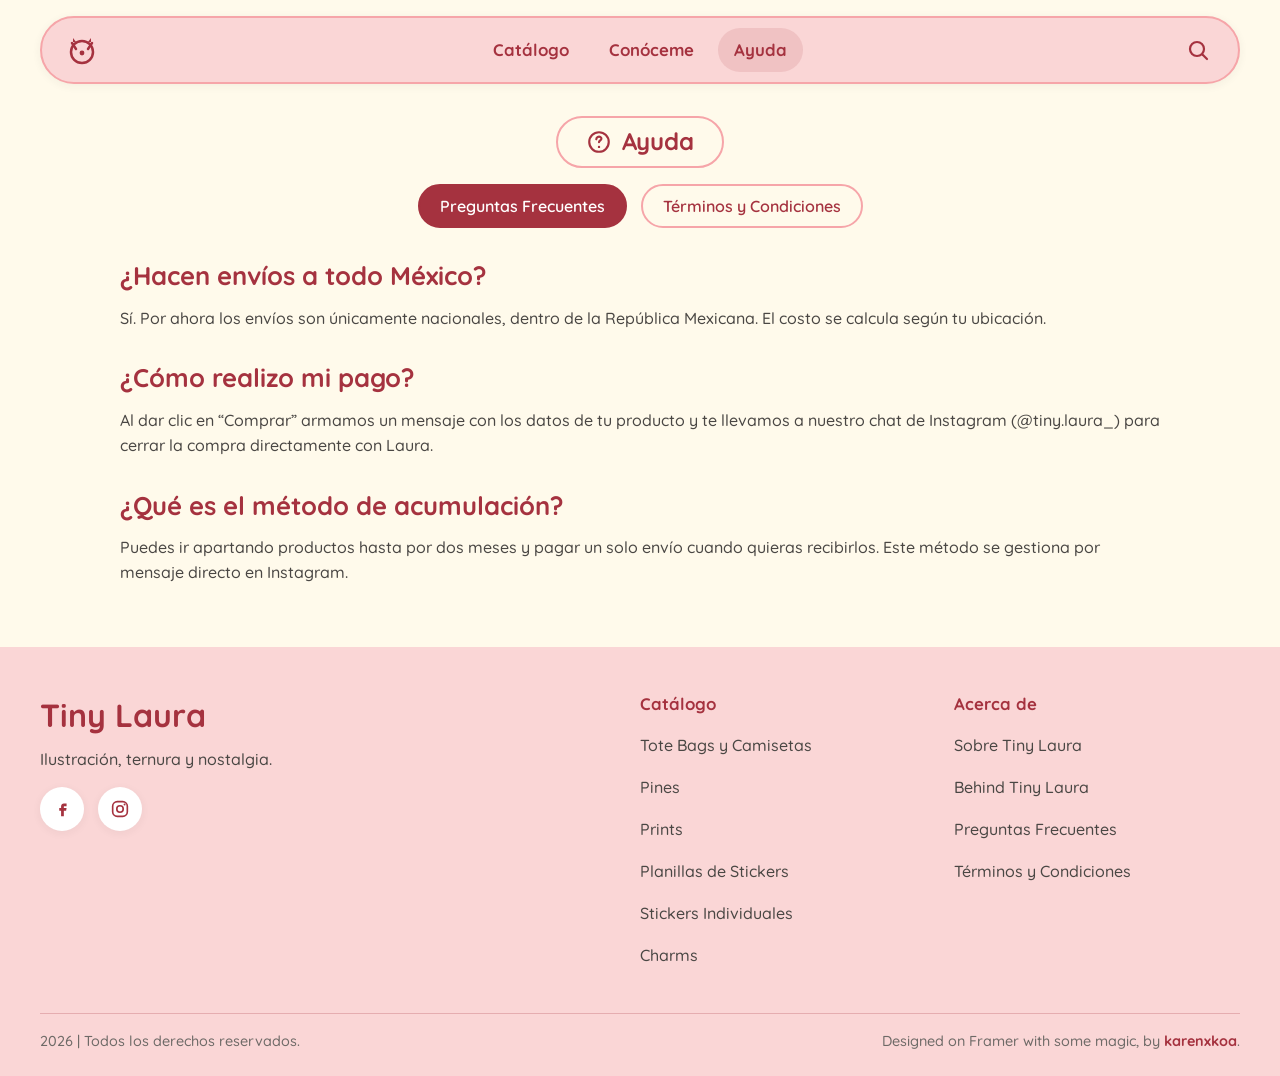
<file: ayuda.html>
<!DOCTYPE html>
<html lang="es">
<head>
<meta charset="UTF-8">
<meta name="viewport" content="width=device-width, initial-scale=1">
<title>Ayuda — Tiny Laura</title>
<meta name="description" content="Preguntas frecuentes, envíos, pagos y términos de Tiny Laura.">
<link rel="preconnect" href="https://fonts.googleapis.com">
<link rel="preconnect" href="https://fonts.gstatic.com" crossorigin>
<link href="https://fonts.googleapis.com/css2?family=Quicksand:wght@400;500;600;700&family=Caveat:wght@500;600;700&display=swap" rel="stylesheet">
<link rel="stylesheet" href="styles.css">
</head>
<body>
<a class="skip-link" href="#main">Saltar al contenido</a>
<header class="site-header">
  <div class="wrap">
    <nav class="navbar" aria-label="Navegación principal">
      <a class="brand-mark" href="index.html" aria-label="Tiny Laura — Inicio">
        <svg viewBox="0 0 32 32" fill="none" aria-hidden="true">
          <path d="M7 4l3 4H7zM25 4l-3 4h3z" fill="currentColor"/>
          <circle cx="16" cy="18" r="11" fill="none" stroke="currentColor" stroke-width="2.5"/>
          <path d="M6 9l4 6M26 9l-4 6" stroke="currentColor" stroke-width="2.5" stroke-linecap="round"/>
          <circle cx="16" cy="19" r="2.4" fill="currentColor"/>
        </svg>
      </a>
      <ul class="nav-links" id="nav-links">
        <li><a href="categorias.html">Catálogo</a></li>
        <li><a href="conoceme.html">Conóceme</a></li>
        <li><a href="ayuda.html" aria-current="page">Ayuda</a></li>
      </ul>
      <div class="nav-actions">
        <button class="icon-btn search-toggle" aria-controls="search-panel" aria-expanded="false" aria-label="Buscar"><svg viewBox="0 0 24 24" fill="none" aria-hidden="true"><circle cx="11" cy="11" r="7" stroke="currentColor" stroke-width="2.2"/><path d="M16.5 16.5L21 21" stroke="currentColor" stroke-width="2.2" stroke-linecap="round"/></svg></button>
      </div>
    </nav>
    <div class="search-panel" id="search-panel" hidden>
      <label class="sr-only" for="q">Buscar productos</label>
      <input type="search" id="q" name="q" placeholder="Buscar prints, stickers, pines…">
    </div>
  </div>
</header>
<main id="main">
  <div class="wrap">
    <div class="section-pill-wrap">
      <h1 class="section-pill">
        <svg viewBox="0 0 24 24" fill="none" aria-hidden="true"><circle cx="12" cy="12" r="9" stroke="currentColor" stroke-width="2"/><path d="M9.5 9.5a2.5 2.5 0 013.9-2c1.3.9 1 2.3-.4 3.1-.8.5-1 .9-1 1.6" stroke="currentColor" stroke-width="2" stroke-linecap="round"/><circle cx="12" cy="16.5" r="1.1" fill="currentColor"/></svg>
        Ayuda
      </h1>
    </div>
    <div class="faq-tabs" role="tablist" aria-label="Secciones de ayuda">
      <button class="cat-pill is-active" role="tab" id="tab-faq" aria-selected="true" aria-controls="panel-faq" tabindex="0">Preguntas Frecuentes</button>
      <button class="cat-pill" role="tab" id="tab-terminos" aria-selected="false" aria-controls="panel-terminos" tabindex="-1">Términos y Condiciones</button>
    </div>
      <section class="faq" id="panel-faq" role="tabpanel" aria-labelledby="tab-faq" tabindex="0">
        <h2>¿Hacen envíos a todo México?</h2>
        <p>Sí. Por ahora los envíos son únicamente nacionales, dentro de la República Mexicana. El costo se calcula según tu ubicación.</p>
        <h2>¿Cómo realizo mi pago?</h2>
        <p>Al dar clic en “Comprar” armamos un mensaje con los datos de tu producto y te llevamos a nuestro chat de Instagram (@tiny.laura_) para cerrar la compra directamente con Laura.</p>
        <h2>¿Qué es el método de acumulación?</h2>
        <p>Puedes ir apartando productos hasta por dos meses y pagar un solo envío cuando quieras recibirlos. Este método se gestiona por mensaje directo en Instagram.</p>
      </section>
      <section class="faq" id="panel-terminos" role="tabpanel" aria-labelledby="tab-terminos" tabindex="0" hidden>
        <h2>Términos y Condiciones</h2>
        <p><em>Contenido pendiente — falta que Laura proporcione el texto final de términos y condiciones para reemplazar este marcador.</em></p>
      </section>
  </div>
</main>
<footer class="site-footer">
  <div class="wrap">
    <div class="footer-grid">
      <div class="footer-brand">
        <p class="wordmark">Tiny Laura</p>
        <p>Ilustración, ternura y nostalgia.</p>
        <div class="footer-social">
          <a href="https://facebook.com/tinylaura" aria-label="Facebook"><svg viewBox="0 0 24 24" fill="currentColor" aria-hidden="true"><path d="M14 9h3V6h-3c-1.7 0-3 1.3-3 3v2H9v3h2v6h3v-6h2.5l.5-3H14V9.5c0-.3.2-.5.5-.5z"/></svg></a>
          <a href="https://instagram.com/tiny.laura_" aria-label="Instagram"><svg viewBox="0 0 24 24" fill="none" aria-hidden="true"><rect x="4" y="4" width="16" height="16" rx="5" stroke="currentColor" stroke-width="1.8"/><circle cx="12" cy="12" r="3.5" stroke="currentColor" stroke-width="1.8"/><circle cx="17" cy="7" r="1.1" fill="currentColor"/></svg></a>
        </div>
      </div>
      <nav class="footer-col" aria-label="Catálogo">
        <h3>Catálogo</h3>
        <ul>
          <li><a href="totes-y-tshirts.html">Tote Bags y Camisetas</a></li>
          <li><a href="pines.html">Pines</a></li>
          <li><a href="prints.html">Prints</a></li>
          <li><a href="planillas.html">Planillas de Stickers</a></li>
          <li><a href="stickers.html">Stickers Individuales</a></li>
          <li><a href="charms.html">Charms</a></li>
        </ul>
      </nav>
      <nav class="footer-col" aria-label="Acerca de">
        <h3>Acerca de</h3>
        <ul>
          <li><a href="conoceme.html">Sobre Tiny Laura</a></li>
          <li><a href="conoceme.html">Behind Tiny Laura</a></li>
          <li><a href="ayuda.html">Preguntas Frecuentes</a></li>
          <li><a href="ayuda.html">Términos y Condiciones</a></li>
        </ul>
      </nav>
    </div>
    <div class="footer-bottom">
      <span>2026 | Todos los derechos reservados.</span>
      <span>Designed on Framer with some magic, by <strong>karenxkoa</strong>.</span>
    </div>
  </div>
</footer>
<nav class="bottom-nav" aria-label="Navegación">
  <ul>
    <li><a href="index.html"><svg viewBox="0 0 24 24" fill="none" aria-hidden="true"><path d="M4 11l8-6 8 6" stroke="currentColor" stroke-width="2" stroke-linecap="round" stroke-linejoin="round"/><path d="M6 10v9h12v-9" stroke="currentColor" stroke-width="2" stroke-linejoin="round"/></svg><span>Inicio</span></a></li>
    <li><button class="search-toggle" type="button" aria-controls="search-panel" aria-expanded="false"><svg viewBox="0 0 24 24" fill="none" aria-hidden="true"><circle cx="11" cy="11" r="7" stroke="currentColor" stroke-width="2.2"/><path d="M16.5 16.5L21 21" stroke="currentColor" stroke-width="2.2" stroke-linecap="round"/></svg><span>Buscar</span></button></li>
    <li><a href="categorias.html"><svg viewBox="0 0 24 24" fill="none" aria-hidden="true"><rect x="4" y="4" width="7" height="7" rx="2" stroke="currentColor" stroke-width="2"/><rect x="13" y="4" width="7" height="7" rx="2" stroke="currentColor" stroke-width="2"/><rect x="4" y="13" width="7" height="7" rx="2" stroke="currentColor" stroke-width="2"/><rect x="13" y="13" width="7" height="7" rx="2" stroke="currentColor" stroke-width="2"/></svg><span>Categorías</span></a></li>
    <li><a href="conoceme.html"><svg viewBox="0 0 24 24" fill="none" aria-hidden="true"><circle cx="12" cy="8" r="4" stroke="currentColor" stroke-width="2"/><path d="M4 20c0-4 3.6-6 8-6s8 2 8 6" stroke="currentColor" stroke-width="2" stroke-linecap="round"/></svg><span>Sobre mí</span></a></li>
  </ul>
</nav>
<div class="modal-backdrop" id="compra-modal" hidden>
  <div class="modal" role="dialog" aria-modal="true" aria-labelledby="compra-title" aria-describedby="compra-desc">
    <div class="modal-icon" aria-hidden="true"><svg viewBox="0 0 24 24" width="28" height="28" fill="none"><rect x="4" y="4" width="16" height="16" rx="5" stroke="currentColor" stroke-width="1.8"/><circle cx="12" cy="12" r="3.5" stroke="currentColor" stroke-width="1.8"/><circle cx="17" cy="7" r="1.1" fill="currentColor"/></svg></div>
    <h2 id="compra-title">Cerremos tu compra por Instagram</h2>
    <p id="compra-desc">Te llevaremos a nuestro chat de Instagram (@tiny.laura_). Ya copiamos un mensaje con los datos de tu producto — solo pégalo y envíalo.</p>
    <pre class="modal-preview" data-compra-preview></pre>
    <p class="modal-status" data-compra-status aria-live="polite"></p>
    <div class="modal-actions">
      <button class="btn-comprar" data-compra-go type="button">Ir a Instagram</button>
      <button class="btn-ghost" data-compra-stay type="button">Permanecer aquí</button>
    </div>
  </div>
</div>
<script src="app.js"></script>
</body>
</html>
</file>
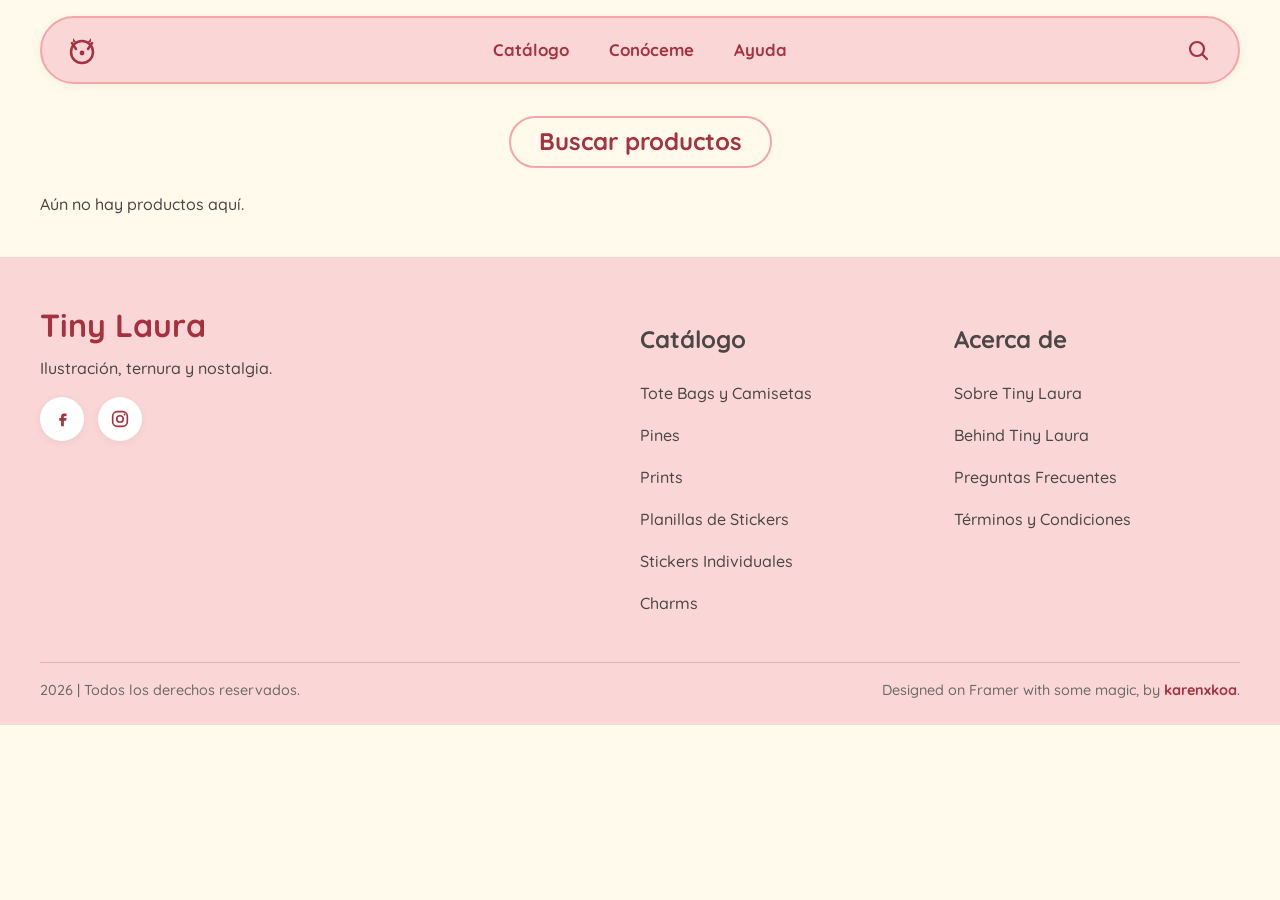
<file: buscar.html>
<!DOCTYPE html>
<html lang="es">
<head>
<meta charset="UTF-8">
<meta name="viewport" content="width=device-width, initial-scale=1">
<title>Buscar — Tiny Laura</title>
<meta name="description" content="Resultados de búsqueda en el catálogo de Tiny Laura.">
<link rel="preconnect" href="https://fonts.googleapis.com">
<link rel="preconnect" href="https://fonts.gstatic.com" crossorigin>
<link href="https://fonts.googleapis.com/css2?family=Quicksand:wght@400;500;600;700&family=Caveat:wght@500;600;700&display=swap" rel="stylesheet">
<link rel="stylesheet" href="styles.css">
</head>
<body>
<a class="skip-link" href="#main">Saltar al contenido</a>
<header class="site-header">
  <div class="wrap">
    <nav class="navbar" aria-label="Navegación principal">
      <a class="brand-mark" href="index.html" aria-label="Tiny Laura — Inicio">
        <svg viewBox="0 0 32 32" fill="none" aria-hidden="true">
          <path d="M7 4l3 4H7zM25 4l-3 4h3z" fill="currentColor"/>
          <circle cx="16" cy="18" r="11" fill="none" stroke="currentColor" stroke-width="2.5"/>
          <path d="M6 9l4 6M26 9l-4 6" stroke="currentColor" stroke-width="2.5" stroke-linecap="round"/>
          <circle cx="16" cy="19" r="2.4" fill="currentColor"/>
        </svg>
      </a>
      <ul class="nav-links" id="nav-links">
        <li><a href="categorias.html">Catálogo</a></li>
        <li><a href="conoceme.html">Conóceme</a></li>
        <li><a href="ayuda.html">Ayuda</a></li>
      </ul>
      <div class="nav-actions">
        <button class="icon-btn search-toggle" aria-controls="search-panel" aria-expanded="false" aria-label="Buscar"><svg viewBox="0 0 24 24" fill="none" aria-hidden="true"><circle cx="11" cy="11" r="7" stroke="currentColor" stroke-width="2.2"/><path d="M16.5 16.5L21 21" stroke="currentColor" stroke-width="2.2" stroke-linecap="round"/></svg></button>
      </div>
    </nav>
    <div class="search-panel" id="search-panel" hidden>
      <label class="sr-only" for="q">Buscar productos</label>
      <input type="search" id="q" name="q" placeholder="Buscar prints, stickers, pines…">
    </div>
  </div>
</header>
<main id="main">
  <div class="wrap">
    <div class="section-pill-wrap">
      <h1 class="section-pill" data-busqueda-titulo>Buscar productos</h1>
    </div>
    <section aria-label="Resultados de búsqueda">
      <ul class="product-grid" role="list" data-resultados-busqueda style="list-style:none;padding:0;">
        <li class="empty-state">Buscando…</li>
      </ul>
    </section>
  </div>
</main>
<footer class="site-footer">
  <div class="wrap">
    <div class="footer-grid">
      <div class="footer-brand">
        <p class="wordmark">Tiny Laura</p>
        <p>Ilustración, ternura y nostalgia.</p>
        <div class="footer-social">
          <a href="https://facebook.com/tinylaura" aria-label="Facebook"><svg viewBox="0 0 24 24" fill="currentColor" aria-hidden="true"><path d="M14 9h3V6h-3c-1.7 0-3 1.3-3 3v2H9v3h2v6h3v-6h2.5l.5-3H14V9.5c0-.3.2-.5.5-.5z"/></svg></a>
          <a href="https://instagram.com/tiny.laura_" aria-label="Instagram"><svg viewBox="0 0 24 24" fill="none" aria-hidden="true"><rect x="4" y="4" width="16" height="16" rx="5" stroke="currentColor" stroke-width="1.8"/><circle cx="12" cy="12" r="3.5" stroke="currentColor" stroke-width="1.8"/><circle cx="17" cy="7" r="1.1" fill="currentColor"/></svg></a>
        </div>
      </div>
      <nav class="footer-col" aria-label="Catálogo">
        <h2>Catálogo</h2>
        <ul>
          <li><a href="totes-y-tshirts.html">Tote Bags y Camisetas</a></li>
          <li><a href="pines.html">Pines</a></li>
          <li><a href="prints.html">Prints</a></li>
          <li><a href="planillas.html">Planillas de Stickers</a></li>
          <li><a href="stickers.html">Stickers Individuales</a></li>
          <li><a href="charms.html">Charms</a></li>
        </ul>
      </nav>
      <nav class="footer-col" aria-label="Acerca de">
        <h2>Acerca de</h2>
        <ul>
          <li><a href="conoceme.html">Sobre Tiny Laura</a></li>
          <li><a href="conoceme.html">Behind Tiny Laura</a></li>
          <li><a href="ayuda.html">Preguntas Frecuentes</a></li>
          <li><a href="ayuda.html">Términos y Condiciones</a></li>
        </ul>
      </nav>
    </div>
    <div class="footer-bottom">
      <span>2026 | Todos los derechos reservados.</span>
      <span>Designed on Framer with some magic, by <strong>karenxkoa</strong>.</span>
    </div>
  </div>
</footer>
<nav class="bottom-nav" aria-label="Navegación">
  <ul>
    <li><a href="index.html"><svg viewBox="0 0 24 24" fill="none" aria-hidden="true"><path d="M4 11l8-6 8 6" stroke="currentColor" stroke-width="2" stroke-linecap="round" stroke-linejoin="round"/><path d="M6 10v9h12v-9" stroke="currentColor" stroke-width="2" stroke-linejoin="round"/></svg><span>Inicio</span></a></li>
    <li><button class="search-toggle" type="button" aria-controls="search-panel" aria-expanded="false"><svg viewBox="0 0 24 24" fill="none" aria-hidden="true"><circle cx="11" cy="11" r="7" stroke="currentColor" stroke-width="2.2"/><path d="M16.5 16.5L21 21" stroke="currentColor" stroke-width="2.2" stroke-linecap="round"/></svg><span>Buscar</span></button></li>
    <li><a href="categorias.html"><svg viewBox="0 0 24 24" fill="none" aria-hidden="true"><rect x="4" y="4" width="7" height="7" rx="2" stroke="currentColor" stroke-width="2"/><rect x="13" y="4" width="7" height="7" rx="2" stroke="currentColor" stroke-width="2"/><rect x="4" y="13" width="7" height="7" rx="2" stroke="currentColor" stroke-width="2"/><rect x="13" y="13" width="7" height="7" rx="2" stroke="currentColor" stroke-width="2"/></svg><span>Categorías</span></a></li>
    <li><a href="conoceme.html"><svg viewBox="0 0 24 24" fill="none" aria-hidden="true"><circle cx="12" cy="8" r="4" stroke="currentColor" stroke-width="2"/><path d="M4 20c0-4 3.6-6 8-6s8 2 8 6" stroke="currentColor" stroke-width="2" stroke-linecap="round"/></svg><span>Sobre mí</span></a></li>
  </ul>
</nav>
<div class="modal-backdrop" id="compra-modal" hidden>
  <div class="modal" role="dialog" aria-modal="true" aria-labelledby="compra-title" aria-describedby="compra-desc">
    <div class="modal-icon" aria-hidden="true"><svg viewBox="0 0 24 24" width="28" height="28" fill="none"><rect x="4" y="4" width="16" height="16" rx="5" stroke="currentColor" stroke-width="1.8"/><circle cx="12" cy="12" r="3.5" stroke="currentColor" stroke-width="1.8"/><circle cx="17" cy="7" r="1.1" fill="currentColor"/></svg></div>
    <h2 id="compra-title">Cerremos tu compra por Instagram</h2>
    <p id="compra-desc">Te llevaremos a nuestro chat de Instagram (@tiny.laura_). Ya copiamos un mensaje con los datos de tu producto — solo pégalo y envíalo.</p>
    <pre class="modal-preview" data-compra-preview></pre>
    <p class="modal-status" data-compra-status aria-live="polite"></p>
    <div class="modal-actions">
      <button class="btn-comprar" data-compra-go type="button">Ir a Instagram</button>
      <button class="btn-ghost" data-compra-stay type="button">Permanecer aquí</button>
    </div>
  </div>
</div>
<script src="app.js"></script>
</body>
</html>
</file>
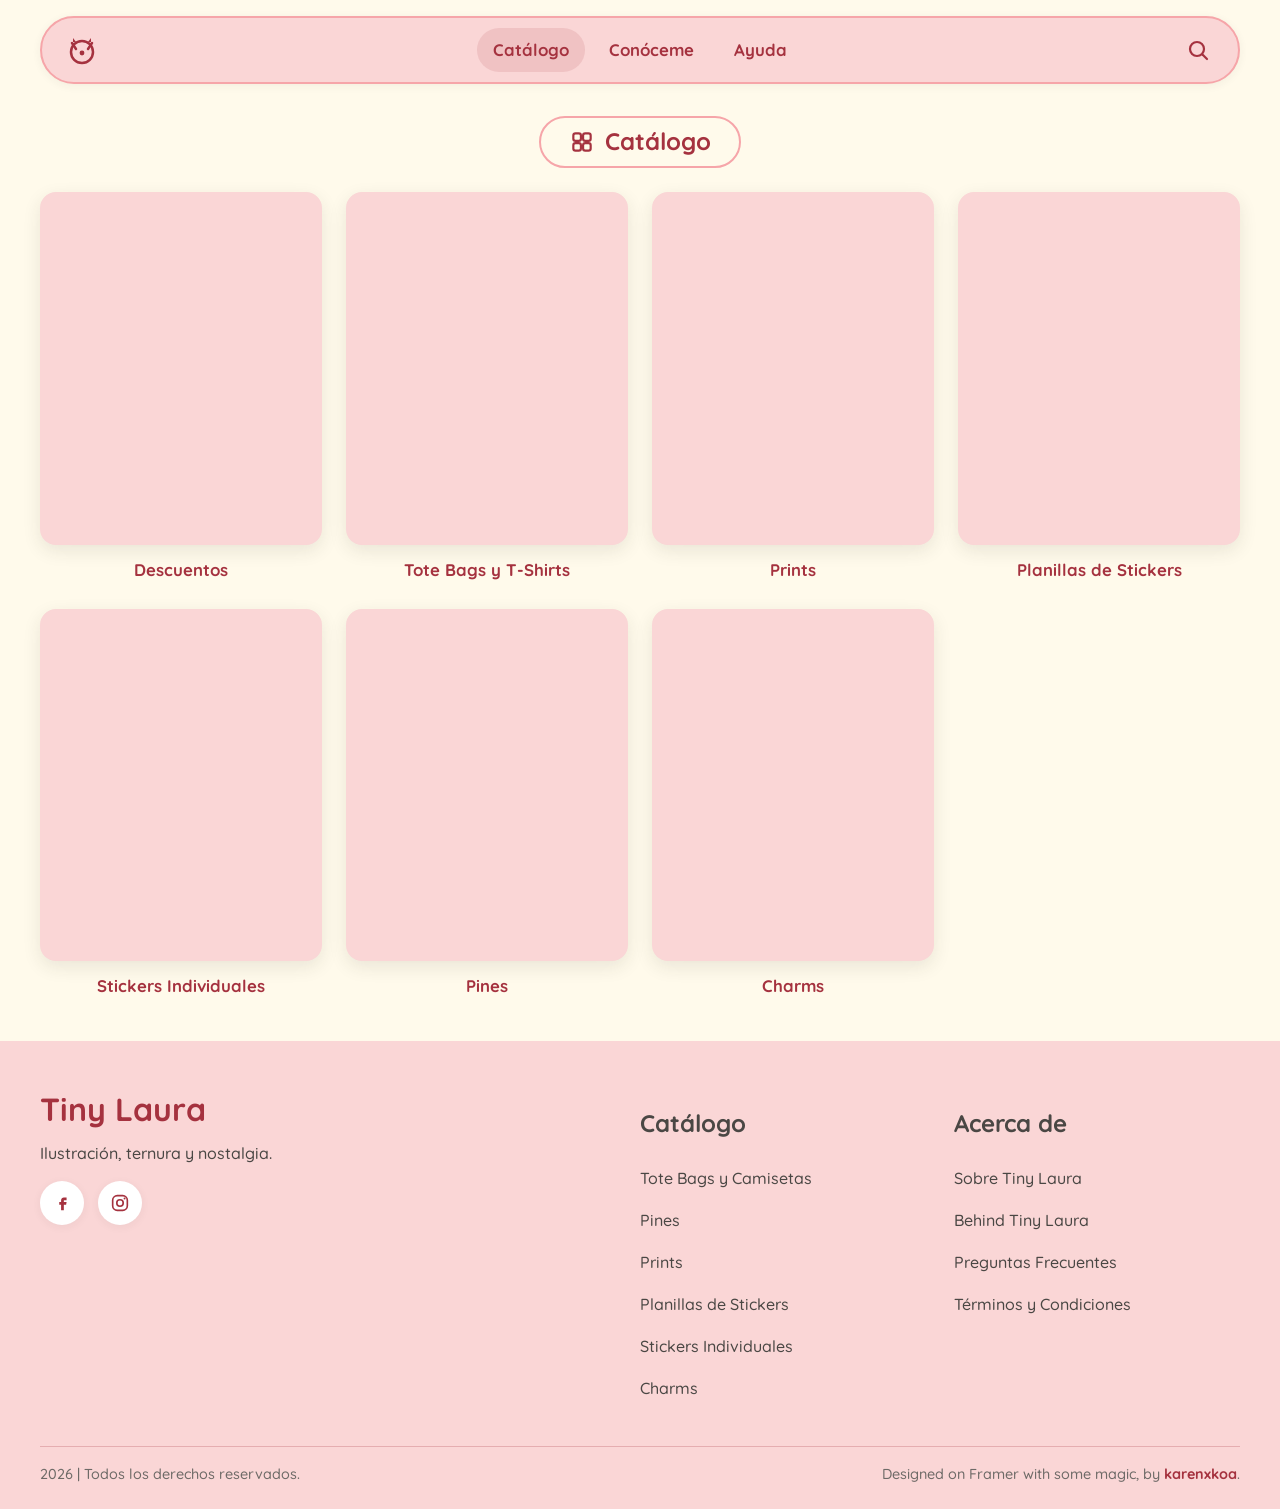
<file: categorias.html>
<!DOCTYPE html>
<html lang="es">
<head>
<meta charset="UTF-8">
<meta name="viewport" content="width=device-width, initial-scale=1">
<title>Catálogo — Tiny Laura</title>
<meta name="description" content="Explora las categorías de Tiny Laura: prints, planillas, stickers, pines, charms, totes y t-shirts.">
<link rel="preconnect" href="https://fonts.googleapis.com">
<link rel="preconnect" href="https://fonts.gstatic.com" crossorigin>
<link href="https://fonts.googleapis.com/css2?family=Quicksand:wght@400;500;600;700&family=Caveat:wght@500;600;700&display=swap" rel="stylesheet">
<link rel="stylesheet" href="styles.css">
</head>
<body>
<a class="skip-link" href="#main">Saltar al contenido</a>
<header class="site-header">
  <div class="wrap">
    <nav class="navbar" aria-label="Navegación principal">
      <a class="brand-mark" href="index.html" aria-label="Tiny Laura — Inicio">
        <svg viewBox="0 0 32 32" fill="none" aria-hidden="true">
          <path d="M7 4l3 4H7zM25 4l-3 4h3z" fill="currentColor"/>
          <circle cx="16" cy="18" r="11" fill="none" stroke="currentColor" stroke-width="2.5"/>
          <path d="M6 9l4 6M26 9l-4 6" stroke="currentColor" stroke-width="2.5" stroke-linecap="round"/>
          <circle cx="16" cy="19" r="2.4" fill="currentColor"/>
        </svg>
      </a>
      <ul class="nav-links" id="nav-links">
        <li><a href="categorias.html" aria-current="page">Catálogo</a></li>
        <li><a href="conoceme.html">Conóceme</a></li>
        <li><a href="ayuda.html">Ayuda</a></li>
      </ul>
      <div class="nav-actions">
        <button class="icon-btn search-toggle" aria-controls="search-panel" aria-expanded="false" aria-label="Buscar"><svg viewBox="0 0 24 24" fill="none" aria-hidden="true"><circle cx="11" cy="11" r="7" stroke="currentColor" stroke-width="2.2"/><path d="M16.5 16.5L21 21" stroke="currentColor" stroke-width="2.2" stroke-linecap="round"/></svg></button>
      </div>
    </nav>
    <div class="search-panel" id="search-panel" hidden>
      <label class="sr-only" for="q">Buscar productos</label>
      <input type="search" id="q" name="q" placeholder="Buscar prints, stickers, pines…">
    </div>
  </div>
</header>
<main id="main">
  <div class="wrap">
    <div class="section-pill-wrap">
      <h1 class="section-pill">
        <svg viewBox="0 0 24 24" fill="none" aria-hidden="true"><rect x="4" y="4" width="7" height="7" rx="2" stroke="currentColor" stroke-width="2"/><rect x="13" y="4" width="7" height="7" rx="2" stroke="currentColor" stroke-width="2"/><rect x="4" y="13" width="7" height="7" rx="2" stroke="currentColor" stroke-width="2"/><rect x="13" y="13" width="7" height="7" rx="2" stroke="currentColor" stroke-width="2"/></svg>
        Catálogo
      </h1>
    </div>
    <section aria-label="Categorías">
      <ul class="gallery-grid" role="list" style="list-style:none;padding:0;">
        <li class="gallery-card product-card">
          <a href="descuentos.html">
            <div class="product-media"></div>
            <p class="product-name">Descuentos</p>
          </a>
        </li>
        <li class="gallery-card product-card">
          <a href="totes-y-tshirts.html">
            <div class="product-media"></div>
            <p class="product-name">Tote Bags y T-Shirts</p>
          </a>
        </li>
        <li class="gallery-card product-card">
          <a href="prints.html">
            <div class="product-media"></div>
            <p class="product-name">Prints</p>
          </a>
        </li>
        <li class="gallery-card product-card">
          <a href="planillas.html">
            <div class="product-media"></div>
            <p class="product-name">Planillas de Stickers</p>
          </a>
        </li>
        <li class="gallery-card product-card">
          <a href="stickers.html">
            <div class="product-media"></div>
            <p class="product-name">Stickers Individuales</p>
          </a>
        </li>
        <li class="gallery-card product-card">
          <a href="pines.html">
            <div class="product-media"></div>
            <p class="product-name">Pines</p>
          </a>
        </li>
        <li class="gallery-card product-card">
          <a href="charms.html">
            <div class="product-media"></div>
            <p class="product-name">Charms</p>
          </a>
        </li>
      </ul>
    </section>
  </div>
</main>
<footer class="site-footer">
  <div class="wrap">
    <div class="footer-grid">
      <div class="footer-brand">
        <p class="wordmark">Tiny Laura</p>
        <p>Ilustración, ternura y nostalgia.</p>
        <div class="footer-social">
          <a href="https://facebook.com/tinylaura" aria-label="Facebook"><svg viewBox="0 0 24 24" fill="currentColor" aria-hidden="true"><path d="M14 9h3V6h-3c-1.7 0-3 1.3-3 3v2H9v3h2v6h3v-6h2.5l.5-3H14V9.5c0-.3.2-.5.5-.5z"/></svg></a>
          <a href="https://instagram.com/tiny.laura_" aria-label="Instagram"><svg viewBox="0 0 24 24" fill="none" aria-hidden="true"><rect x="4" y="4" width="16" height="16" rx="5" stroke="currentColor" stroke-width="1.8"/><circle cx="12" cy="12" r="3.5" stroke="currentColor" stroke-width="1.8"/><circle cx="17" cy="7" r="1.1" fill="currentColor"/></svg></a>
        </div>
      </div>
      <nav class="footer-col" aria-label="Catálogo">
        <h2>Catálogo</h2>
        <ul>
          <li><a href="totes-y-tshirts.html">Tote Bags y Camisetas</a></li>
          <li><a href="pines.html">Pines</a></li>
          <li><a href="prints.html">Prints</a></li>
          <li><a href="planillas.html">Planillas de Stickers</a></li>
          <li><a href="stickers.html">Stickers Individuales</a></li>
          <li><a href="charms.html">Charms</a></li>
        </ul>
      </nav>
      <nav class="footer-col" aria-label="Acerca de">
        <h2>Acerca de</h2>
        <ul>
          <li><a href="conoceme.html">Sobre Tiny Laura</a></li>
          <li><a href="conoceme.html">Behind Tiny Laura</a></li>
          <li><a href="ayuda.html">Preguntas Frecuentes</a></li>
          <li><a href="ayuda.html">Términos y Condiciones</a></li>
        </ul>
      </nav>
    </div>
    <div class="footer-bottom">
      <span>2026 | Todos los derechos reservados.</span>
      <span>Designed on Framer with some magic, by <strong>karenxkoa</strong>.</span>
    </div>
  </div>
</footer>
<nav class="bottom-nav" aria-label="Navegación">
  <ul>
    <li><a href="index.html"><svg viewBox="0 0 24 24" fill="none" aria-hidden="true"><path d="M4 11l8-6 8 6" stroke="currentColor" stroke-width="2" stroke-linecap="round" stroke-linejoin="round"/><path d="M6 10v9h12v-9" stroke="currentColor" stroke-width="2" stroke-linejoin="round"/></svg><span>Inicio</span></a></li>
    <li><button class="search-toggle" type="button" aria-controls="search-panel" aria-expanded="false"><svg viewBox="0 0 24 24" fill="none" aria-hidden="true"><circle cx="11" cy="11" r="7" stroke="currentColor" stroke-width="2.2"/><path d="M16.5 16.5L21 21" stroke="currentColor" stroke-width="2.2" stroke-linecap="round"/></svg><span>Buscar</span></button></li>
    <li><a href="categorias.html" aria-current="page"><svg viewBox="0 0 24 24" fill="none" aria-hidden="true"><rect x="4" y="4" width="7" height="7" rx="2" stroke="currentColor" stroke-width="2"/><rect x="13" y="4" width="7" height="7" rx="2" stroke="currentColor" stroke-width="2"/><rect x="4" y="13" width="7" height="7" rx="2" stroke="currentColor" stroke-width="2"/><rect x="13" y="13" width="7" height="7" rx="2" stroke="currentColor" stroke-width="2"/></svg><span>Categorías</span></a></li>
    <li><a href="conoceme.html"><svg viewBox="0 0 24 24" fill="none" aria-hidden="true"><circle cx="12" cy="8" r="4" stroke="currentColor" stroke-width="2"/><path d="M4 20c0-4 3.6-6 8-6s8 2 8 6" stroke="currentColor" stroke-width="2" stroke-linecap="round"/></svg><span>Sobre mí</span></a></li>
  </ul>
</nav>
<div class="modal-backdrop" id="compra-modal" hidden>
  <div class="modal" role="dialog" aria-modal="true" aria-labelledby="compra-title" aria-describedby="compra-desc">
    <div class="modal-icon" aria-hidden="true"><svg viewBox="0 0 24 24" width="28" height="28" fill="none"><rect x="4" y="4" width="16" height="16" rx="5" stroke="currentColor" stroke-width="1.8"/><circle cx="12" cy="12" r="3.5" stroke="currentColor" stroke-width="1.8"/><circle cx="17" cy="7" r="1.1" fill="currentColor"/></svg></div>
    <h2 id="compra-title">Cerremos tu compra por Instagram</h2>
    <p id="compra-desc">Te llevaremos a nuestro chat de Instagram (@tiny.laura_). Ya copiamos un mensaje con los datos de tu producto — solo pégalo y envíalo.</p>
    <pre class="modal-preview" data-compra-preview></pre>
    <p class="modal-status" data-compra-status aria-live="polite"></p>
    <div class="modal-actions">
      <button class="btn-comprar" data-compra-go type="button">Ir a Instagram</button>
      <button class="btn-ghost" data-compra-stay type="button">Permanecer aquí</button>
    </div>
  </div>
</div>
<script src="app.js"></script>
</body>
</html>
</file>
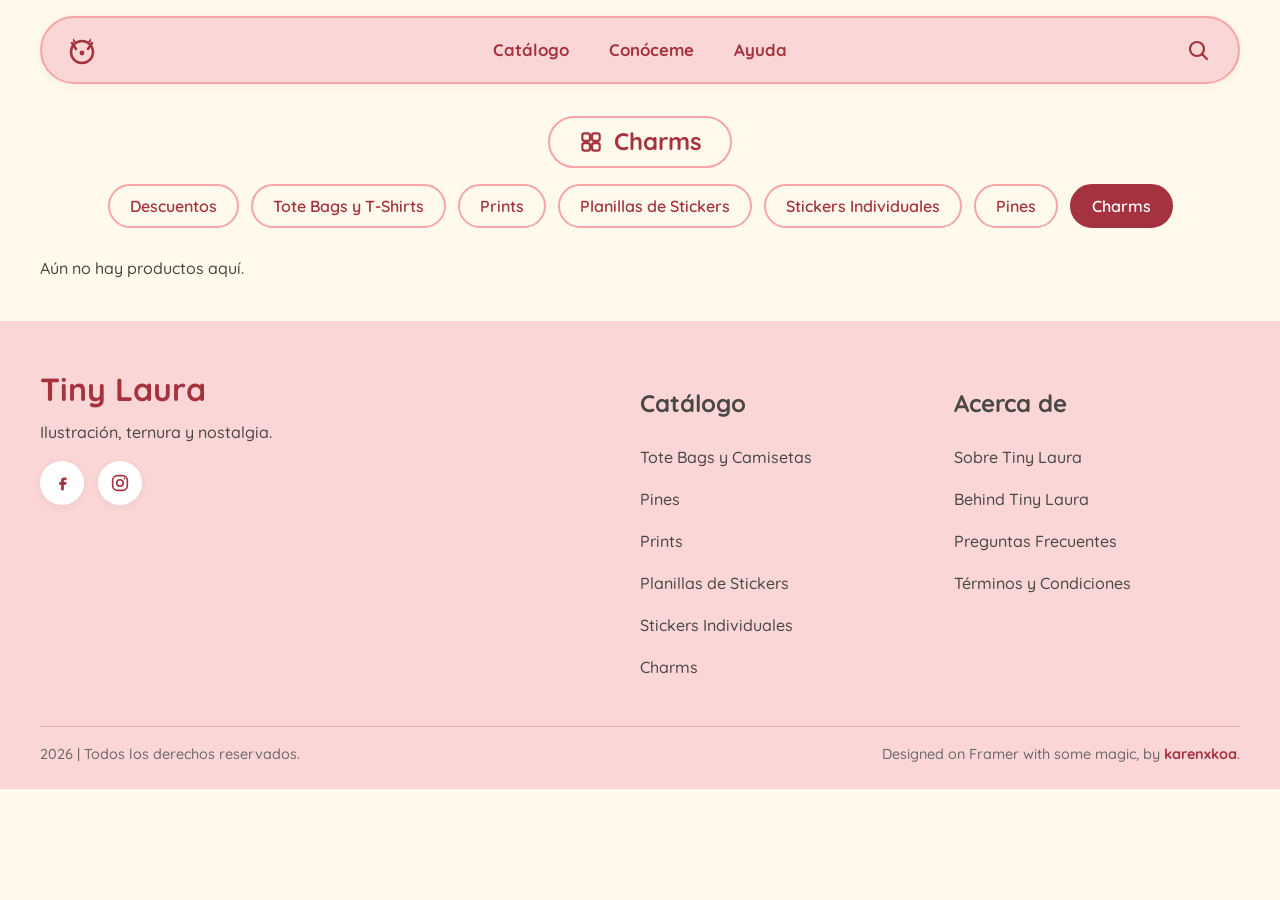
<file: charms.html>
<!DOCTYPE html>
<html lang="es">
<head>
<meta charset="UTF-8">
<meta name="viewport" content="width=device-width, initial-scale=1">
<title>Charms — Tiny Laura</title>
<meta name="description" content="Charms kawaii de Tiny Laura.">
<link rel="preconnect" href="https://fonts.googleapis.com">
<link rel="preconnect" href="https://fonts.gstatic.com" crossorigin>
<link href="https://fonts.googleapis.com/css2?family=Quicksand:wght@400;500;600;700&family=Caveat:wght@500;600;700&display=swap" rel="stylesheet">
<link rel="stylesheet" href="styles.css">
</head>
<body>
<a class="skip-link" href="#main">Saltar al contenido</a>
<header class="site-header">
  <div class="wrap">
    <nav class="navbar" aria-label="Navegación principal">
      <a class="brand-mark" href="index.html" aria-label="Tiny Laura — Inicio">
        <svg viewBox="0 0 32 32" fill="none" aria-hidden="true">
          <path d="M7 4l3 4H7zM25 4l-3 4h3z" fill="currentColor"/>
          <circle cx="16" cy="18" r="11" fill="none" stroke="currentColor" stroke-width="2.5"/>
          <path d="M6 9l4 6M26 9l-4 6" stroke="currentColor" stroke-width="2.5" stroke-linecap="round"/>
          <circle cx="16" cy="19" r="2.4" fill="currentColor"/>
        </svg>
      </a>
      <ul class="nav-links" id="nav-links">
        <li><a href="categorias.html">Catálogo</a></li>
        <li><a href="conoceme.html">Conóceme</a></li>
        <li><a href="ayuda.html">Ayuda</a></li>
      </ul>
      <div class="nav-actions">
        <button class="icon-btn search-toggle" aria-controls="search-panel" aria-expanded="false" aria-label="Buscar"><svg viewBox="0 0 24 24" fill="none" aria-hidden="true"><circle cx="11" cy="11" r="7" stroke="currentColor" stroke-width="2.2"/><path d="M16.5 16.5L21 21" stroke="currentColor" stroke-width="2.2" stroke-linecap="round"/></svg></button>
      </div>
    </nav>
    <div class="search-panel" id="search-panel" hidden>
      <label class="sr-only" for="q">Buscar productos</label>
      <input type="search" id="q" name="q" placeholder="Buscar prints, stickers, pines…">
    </div>
  </div>
</header>
<main id="main">
  <div class="wrap">
    <div class="section-pill-wrap">
      <h1 class="section-pill">
        <svg viewBox="0 0 24 24" fill="none" aria-hidden="true"><rect x="4" y="4" width="7" height="7" rx="2" stroke="currentColor" stroke-width="2"/><rect x="13" y="4" width="7" height="7" rx="2" stroke="currentColor" stroke-width="2"/><rect x="4" y="13" width="7" height="7" rx="2" stroke="currentColor" stroke-width="2"/><rect x="13" y="13" width="7" height="7" rx="2" stroke="currentColor" stroke-width="2"/></svg>
        Charms
      </h1>
    </div>
    <nav class="pill-slider" aria-label="Categorías del catálogo">
      <a class="cat-pill" href="descuentos.html">Descuentos</a>
      <a class="cat-pill" href="totes-y-tshirts.html">Tote Bags y T-Shirts</a>
      <a class="cat-pill" href="prints.html">Prints</a>
      <a class="cat-pill" href="planillas.html">Planillas de Stickers</a>
      <a class="cat-pill" href="stickers.html">Stickers Individuales</a>
      <a class="cat-pill" href="pines.html">Pines</a>
      <a class="cat-pill is-active" href="charms.html" aria-current="page">Charms</a>
    </nav>
    <section aria-label="Productos de la categoría">
      <ul class="product-grid" role="list" data-categoria="charms" style="list-style:none;padding:0;">
        <li class="empty-state">Cargando catálogo…</li>
      </ul>
    </section>
  </div>
</main>
<footer class="site-footer">
  <div class="wrap">
    <div class="footer-grid">
      <div class="footer-brand">
        <p class="wordmark">Tiny Laura</p>
        <p>Ilustración, ternura y nostalgia.</p>
        <div class="footer-social">
          <a href="https://facebook.com/tinylaura" aria-label="Facebook"><svg viewBox="0 0 24 24" fill="currentColor" aria-hidden="true"><path d="M14 9h3V6h-3c-1.7 0-3 1.3-3 3v2H9v3h2v6h3v-6h2.5l.5-3H14V9.5c0-.3.2-.5.5-.5z"/></svg></a>
          <a href="https://instagram.com/tiny.laura_" aria-label="Instagram"><svg viewBox="0 0 24 24" fill="none" aria-hidden="true"><rect x="4" y="4" width="16" height="16" rx="5" stroke="currentColor" stroke-width="1.8"/><circle cx="12" cy="12" r="3.5" stroke="currentColor" stroke-width="1.8"/><circle cx="17" cy="7" r="1.1" fill="currentColor"/></svg></a>
        </div>
      </div>
      <nav class="footer-col" aria-label="Catálogo">
        <h2>Catálogo</h2>
        <ul>
          <li><a href="totes-y-tshirts.html">Tote Bags y Camisetas</a></li>
          <li><a href="pines.html">Pines</a></li>
          <li><a href="prints.html">Prints</a></li>
          <li><a href="planillas.html">Planillas de Stickers</a></li>
          <li><a href="stickers.html">Stickers Individuales</a></li>
          <li><a href="charms.html">Charms</a></li>
        </ul>
      </nav>
      <nav class="footer-col" aria-label="Acerca de">
        <h2>Acerca de</h2>
        <ul>
          <li><a href="conoceme.html">Sobre Tiny Laura</a></li>
          <li><a href="conoceme.html">Behind Tiny Laura</a></li>
          <li><a href="ayuda.html">Preguntas Frecuentes</a></li>
          <li><a href="ayuda.html">Términos y Condiciones</a></li>
        </ul>
      </nav>
    </div>
    <div class="footer-bottom">
      <span>2026 | Todos los derechos reservados.</span>
      <span>Designed on Framer with some magic, by <strong>karenxkoa</strong>.</span>
    </div>
  </div>
</footer>
<nav class="bottom-nav" aria-label="Navegación">
  <ul>
    <li><a href="index.html"><svg viewBox="0 0 24 24" fill="none" aria-hidden="true"><path d="M4 11l8-6 8 6" stroke="currentColor" stroke-width="2" stroke-linecap="round" stroke-linejoin="round"/><path d="M6 10v9h12v-9" stroke="currentColor" stroke-width="2" stroke-linejoin="round"/></svg><span>Inicio</span></a></li>
    <li><button class="search-toggle" type="button" aria-controls="search-panel" aria-expanded="false"><svg viewBox="0 0 24 24" fill="none" aria-hidden="true"><circle cx="11" cy="11" r="7" stroke="currentColor" stroke-width="2.2"/><path d="M16.5 16.5L21 21" stroke="currentColor" stroke-width="2.2" stroke-linecap="round"/></svg><span>Buscar</span></button></li>
    <li><a href="categorias.html" aria-current="page"><svg viewBox="0 0 24 24" fill="none" aria-hidden="true"><rect x="4" y="4" width="7" height="7" rx="2" stroke="currentColor" stroke-width="2"/><rect x="13" y="4" width="7" height="7" rx="2" stroke="currentColor" stroke-width="2"/><rect x="4" y="13" width="7" height="7" rx="2" stroke="currentColor" stroke-width="2"/><rect x="13" y="13" width="7" height="7" rx="2" stroke="currentColor" stroke-width="2"/></svg><span>Categorías</span></a></li>
    <li><a href="conoceme.html"><svg viewBox="0 0 24 24" fill="none" aria-hidden="true"><circle cx="12" cy="8" r="4" stroke="currentColor" stroke-width="2"/><path d="M4 20c0-4 3.6-6 8-6s8 2 8 6" stroke="currentColor" stroke-width="2" stroke-linecap="round"/></svg><span>Sobre mí</span></a></li>
  </ul>
</nav>
<div class="modal-backdrop" id="compra-modal" hidden>
  <div class="modal" role="dialog" aria-modal="true" aria-labelledby="compra-title" aria-describedby="compra-desc">
    <div class="modal-icon" aria-hidden="true"><svg viewBox="0 0 24 24" width="28" height="28" fill="none"><rect x="4" y="4" width="16" height="16" rx="5" stroke="currentColor" stroke-width="1.8"/><circle cx="12" cy="12" r="3.5" stroke="currentColor" stroke-width="1.8"/><circle cx="17" cy="7" r="1.1" fill="currentColor"/></svg></div>
    <h2 id="compra-title">Cerremos tu compra por Instagram</h2>
    <p id="compra-desc">Te llevaremos a nuestro chat de Instagram (@tiny.laura_). Ya copiamos un mensaje con los datos de tu producto — solo pégalo y envíalo.</p>
    <pre class="modal-preview" data-compra-preview></pre>
    <p class="modal-status" data-compra-status aria-live="polite"></p>
    <div class="modal-actions">
      <button class="btn-comprar" data-compra-go type="button">Ir a Instagram</button>
      <button class="btn-ghost" data-compra-stay type="button">Permanecer aquí</button>
    </div>
  </div>
</div>
<script src="app.js"></script>
</body>
</html>
</file>
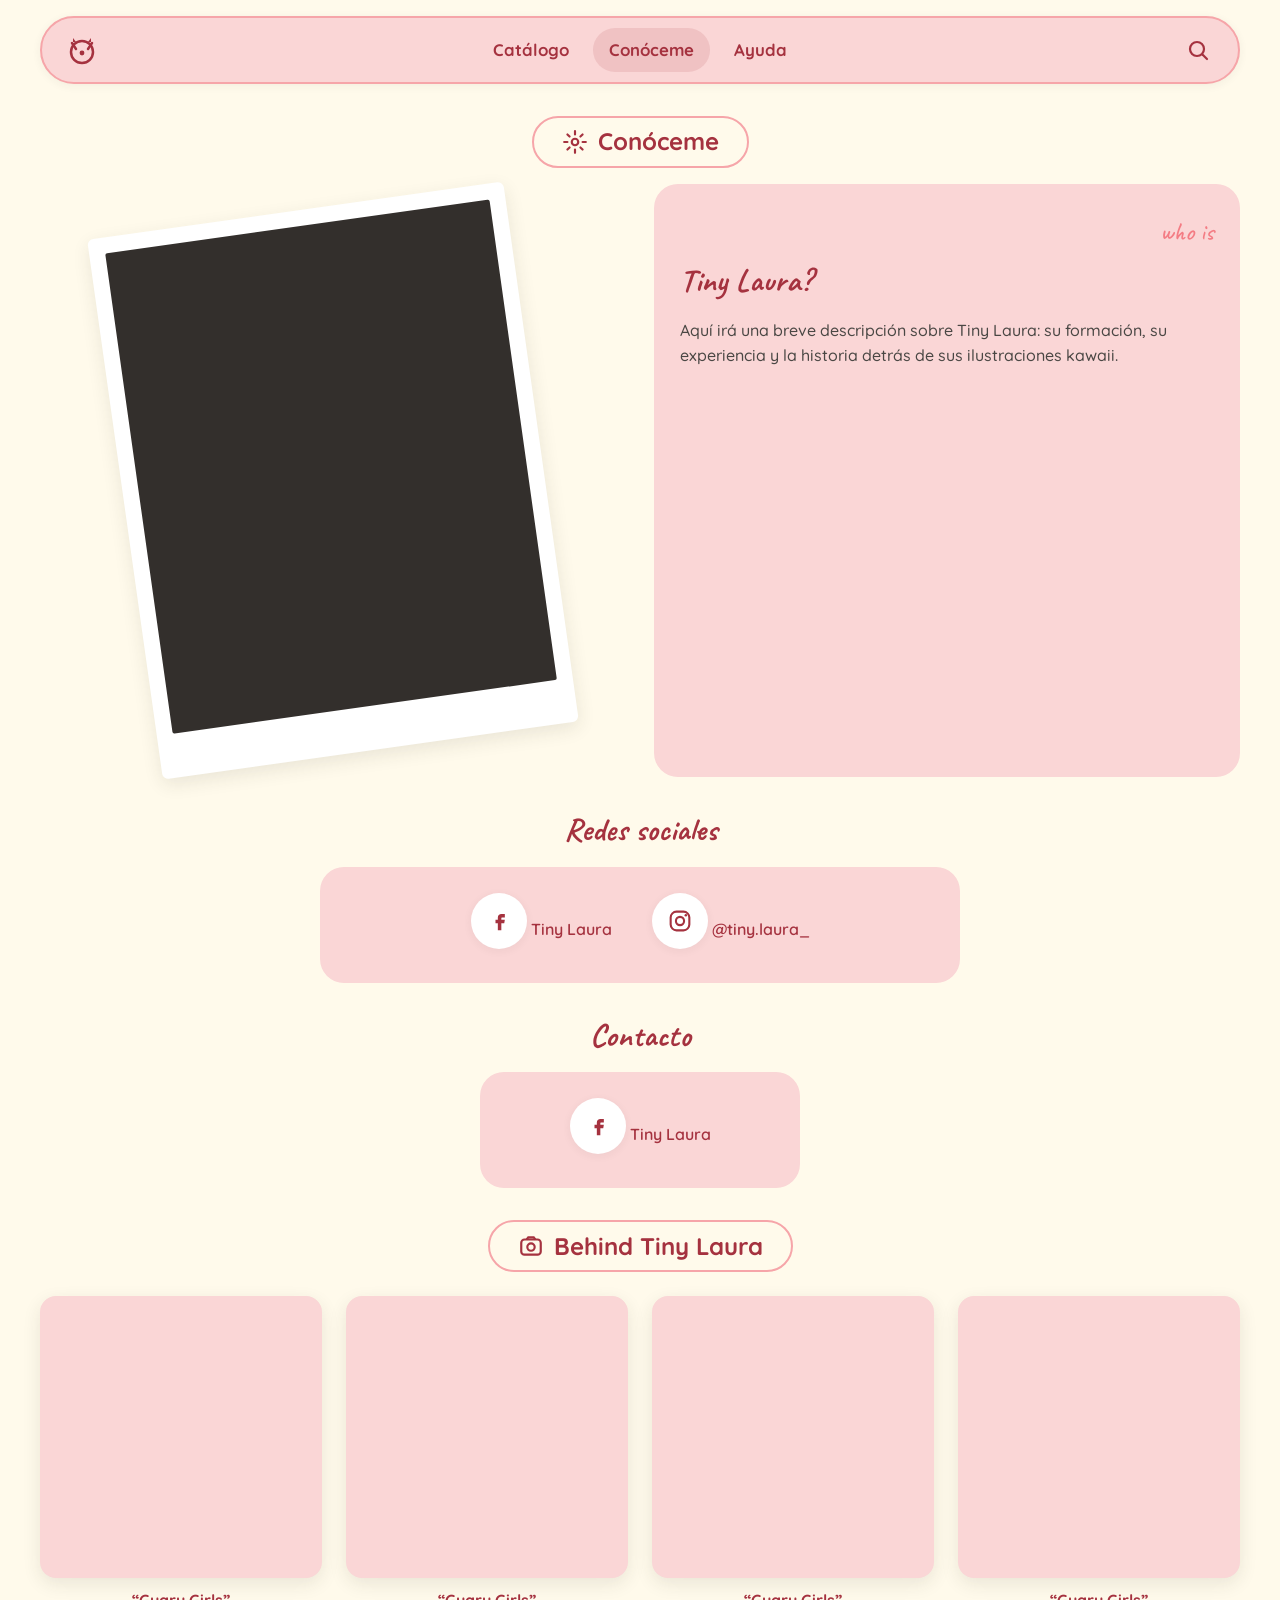
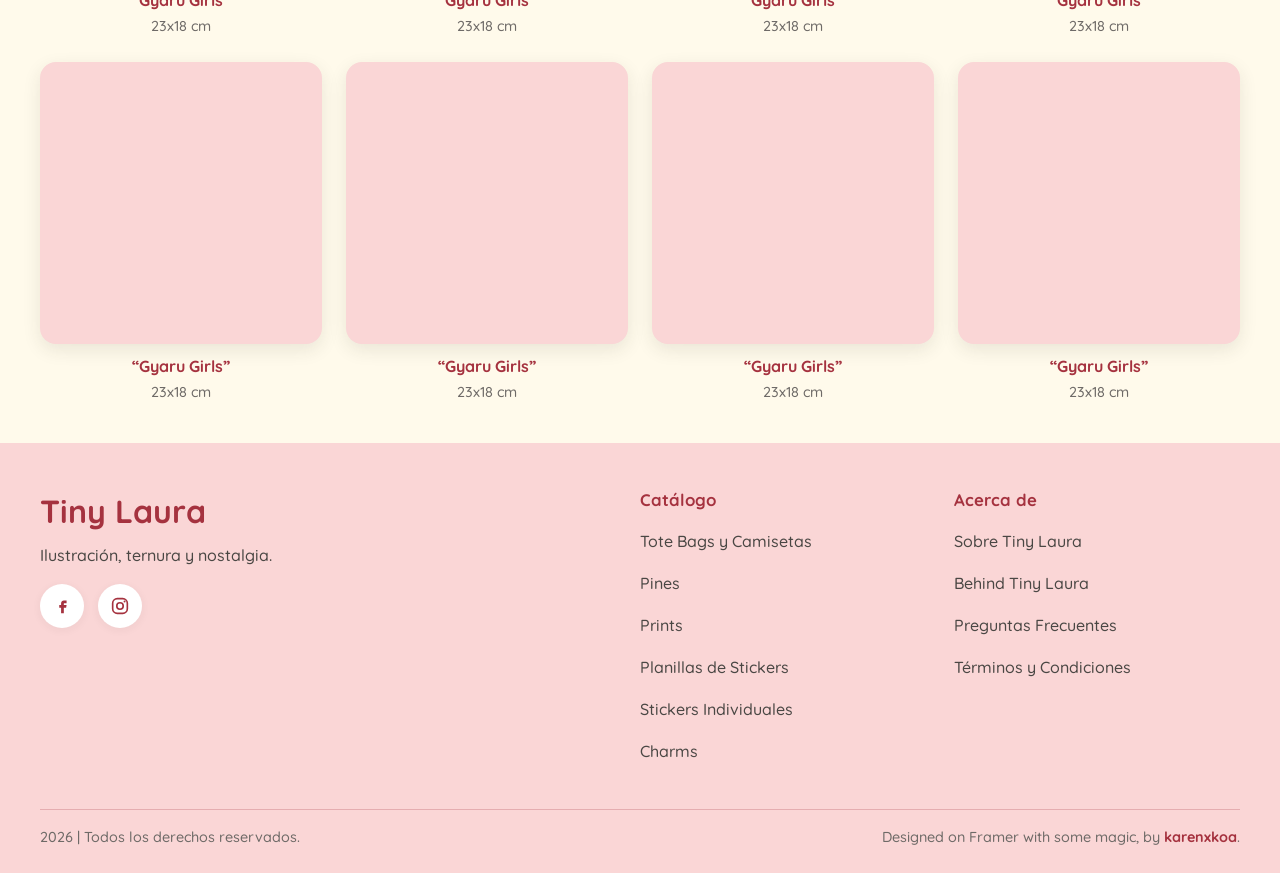
<file: conoceme.html>
<!DOCTYPE html>
<html lang="es">
<head>
<meta charset="UTF-8">
<meta name="viewport" content="width=device-width, initial-scale=1">
<title>Conóceme — Tiny Laura</title>
<meta name="description" content="Conoce a la ilustradora detrás de Tiny Laura, sus redes y su proceso.">
<link rel="preconnect" href="https://fonts.googleapis.com">
<link rel="preconnect" href="https://fonts.gstatic.com" crossorigin>
<link href="https://fonts.googleapis.com/css2?family=Quicksand:wght@400;500;600;700&family=Caveat:wght@500;600;700&display=swap" rel="stylesheet">
<link rel="stylesheet" href="styles.css">
</head>
<body>
<a class="skip-link" href="#main">Saltar al contenido</a>
<header class="site-header">
  <div class="wrap">
    <nav class="navbar" aria-label="Navegación principal">
      <a class="brand-mark" href="index.html" aria-label="Tiny Laura — Inicio">
        <svg viewBox="0 0 32 32" fill="none" aria-hidden="true">
          <path d="M7 4l3 4H7zM25 4l-3 4h3z" fill="currentColor"/>
          <circle cx="16" cy="18" r="11" fill="none" stroke="currentColor" stroke-width="2.5"/>
          <path d="M6 9l4 6M26 9l-4 6" stroke="currentColor" stroke-width="2.5" stroke-linecap="round"/>
          <circle cx="16" cy="19" r="2.4" fill="currentColor"/>
        </svg>
      </a>
      <ul class="nav-links" id="nav-links">
        <li><a href="categorias.html">Catálogo</a></li>
        <li><a href="conoceme.html" aria-current="page">Conóceme</a></li>
        <li><a href="ayuda.html">Ayuda</a></li>
      </ul>
      <div class="nav-actions">
        <button class="icon-btn search-toggle" aria-controls="search-panel" aria-expanded="false" aria-label="Buscar"><svg viewBox="0 0 24 24" fill="none" aria-hidden="true"><circle cx="11" cy="11" r="7" stroke="currentColor" stroke-width="2.2"/><path d="M16.5 16.5L21 21" stroke="currentColor" stroke-width="2.2" stroke-linecap="round"/></svg></button>
      </div>
    </nav>
    <div class="search-panel" id="search-panel" hidden>
      <label class="sr-only" for="q">Buscar productos</label>
      <input type="search" id="q" name="q" placeholder="Buscar prints, stickers, pines…">
    </div>
  </div>
</header>
<main id="main">
  <div class="wrap">
    <div class="section-pill-wrap">
      <h1 class="section-pill">
        <svg viewBox="0 0 24 24" fill="none" aria-hidden="true"><circle cx="12" cy="12" r="3" stroke="currentColor" stroke-width="2"/><path d="M12 2v3M12 19v3M2 12h3M19 12h3M5 5l2 2M17 17l2 2M19 5l-2 2M7 17l-2 2" stroke="currentColor" stroke-width="2" stroke-linecap="round"/></svg>
        Conóceme
      </h1>
    </div>
    <div class="about-grid">
      <div class="polaroid"><div class="photo"><!-- <img src="assets/laura-foto.jpg" alt="Foto de Tiny Laura"> --></div></div>
      <div class="about-bio">
        <p class="eyebrow">who is</p>
        <h2>Tiny Laura?</h2>
        <p>Aquí irá una breve descripción sobre Tiny Laura: su formación, su experiencia y la historia detrás de sus ilustraciones kawaii.</p>
      </div>
    </div>

    <h2 class="subhead">Redes sociales</h2>
    <div class="social-panel">
      <div class="social-row">
        <a class="social-item" href="https://facebook.com/tinylaura">
          <span class="chip"><svg viewBox="0 0 24 24" fill="currentColor" aria-hidden="true"><path d="M14 9h3V6h-3c-1.7 0-3 1.3-3 3v2H9v3h2v6h3v-6h2.5l.5-3H14V9.5c0-.3.2-.5.5-.5z"/></svg></span>
          <span>Tiny Laura</span>
        </a>
        <a class="social-item" href="https://instagram.com/tiny.laura_">
          <span class="chip"><svg viewBox="0 0 24 24" fill="none" aria-hidden="true"><rect x="4" y="4" width="16" height="16" rx="5" stroke="currentColor" stroke-width="1.8"/><circle cx="12" cy="12" r="3.5" stroke="currentColor" stroke-width="1.8"/><circle cx="17" cy="7" r="1.1" fill="currentColor"/></svg></span>
          <span>@tiny.laura_</span>
        </a>
      </div>
    </div>

    <h2 class="subhead">Contacto</h2>
    <div class="contact-panel">
      <a class="social-item" href="https://facebook.com/tinylaura">
        <span class="chip"><svg viewBox="0 0 24 24" fill="currentColor" aria-hidden="true"><path d="M14 9h3V6h-3c-1.7 0-3 1.3-3 3v2H9v3h2v6h3v-6h2.5l.5-3H14V9.5c0-.3.2-.5.5-.5z"/></svg></span>
        <span>Tiny Laura</span>
      </a>
    </div>

    <div class="section-pill-wrap">
      <h2 class="section-pill">
        <svg viewBox="0 0 24 24" fill="none" aria-hidden="true"><rect x="3" y="6" width="18" height="14" rx="3" stroke="currentColor" stroke-width="2"/><circle cx="12" cy="13" r="3.4" stroke="currentColor" stroke-width="2"/><path d="M8 6l1.5-2h5L16 6" stroke="currentColor" stroke-width="2"/></svg>
        Behind Tiny Laura
      </h2>
    </div>
    <section aria-label="Galería del proceso de elaboración">
      <ul class="gallery-grid" role="list" style="list-style:none;padding:0;">
        <li class="gallery-card"><figure><div class="ph"></div><figcaption><span class="name">“Gyaru Girls”</span><br><span class="meta">23x18 cm</span></figcaption></figure></li>
        <li class="gallery-card"><figure><div class="ph"></div><figcaption><span class="name">“Gyaru Girls”</span><br><span class="meta">23x18 cm</span></figcaption></figure></li>
        <li class="gallery-card"><figure><div class="ph"></div><figcaption><span class="name">“Gyaru Girls”</span><br><span class="meta">23x18 cm</span></figcaption></figure></li>
        <li class="gallery-card"><figure><div class="ph"></div><figcaption><span class="name">“Gyaru Girls”</span><br><span class="meta">23x18 cm</span></figcaption></figure></li>
        <li class="gallery-card"><figure><div class="ph"></div><figcaption><span class="name">“Gyaru Girls”</span><br><span class="meta">23x18 cm</span></figcaption></figure></li>
        <li class="gallery-card"><figure><div class="ph"></div><figcaption><span class="name">“Gyaru Girls”</span><br><span class="meta">23x18 cm</span></figcaption></figure></li>
        <li class="gallery-card"><figure><div class="ph"></div><figcaption><span class="name">“Gyaru Girls”</span><br><span class="meta">23x18 cm</span></figcaption></figure></li>
        <li class="gallery-card"><figure><div class="ph"></div><figcaption><span class="name">“Gyaru Girls”</span><br><span class="meta">23x18 cm</span></figcaption></figure></li>
      </ul>
    </section>
  </div>
</main>
<footer class="site-footer">
  <div class="wrap">
    <div class="footer-grid">
      <div class="footer-brand">
        <p class="wordmark">Tiny Laura</p>
        <p>Ilustración, ternura y nostalgia.</p>
        <div class="footer-social">
          <a href="https://facebook.com/tinylaura" aria-label="Facebook"><svg viewBox="0 0 24 24" fill="currentColor" aria-hidden="true"><path d="M14 9h3V6h-3c-1.7 0-3 1.3-3 3v2H9v3h2v6h3v-6h2.5l.5-3H14V9.5c0-.3.2-.5.5-.5z"/></svg></a>
          <a href="https://instagram.com/tiny.laura_" aria-label="Instagram"><svg viewBox="0 0 24 24" fill="none" aria-hidden="true"><rect x="4" y="4" width="16" height="16" rx="5" stroke="currentColor" stroke-width="1.8"/><circle cx="12" cy="12" r="3.5" stroke="currentColor" stroke-width="1.8"/><circle cx="17" cy="7" r="1.1" fill="currentColor"/></svg></a>
        </div>
      </div>
      <nav class="footer-col" aria-label="Catálogo">
        <h3>Catálogo</h3>
        <ul>
          <li><a href="totes-y-tshirts.html">Tote Bags y Camisetas</a></li>
          <li><a href="pines.html">Pines</a></li>
          <li><a href="prints.html">Prints</a></li>
          <li><a href="planillas.html">Planillas de Stickers</a></li>
          <li><a href="stickers.html">Stickers Individuales</a></li>
          <li><a href="charms.html">Charms</a></li>
        </ul>
      </nav>
      <nav class="footer-col" aria-label="Acerca de">
        <h3>Acerca de</h3>
        <ul>
          <li><a href="conoceme.html">Sobre Tiny Laura</a></li>
          <li><a href="conoceme.html">Behind Tiny Laura</a></li>
          <li><a href="ayuda.html">Preguntas Frecuentes</a></li>
          <li><a href="ayuda.html">Términos y Condiciones</a></li>
        </ul>
      </nav>
    </div>
    <div class="footer-bottom">
      <span>2026 | Todos los derechos reservados.</span>
      <span>Designed on Framer with some magic, by <strong>karenxkoa</strong>.</span>
    </div>
  </div>
</footer>
<nav class="bottom-nav" aria-label="Navegación">
  <ul>
    <li><a href="index.html"><svg viewBox="0 0 24 24" fill="none" aria-hidden="true"><path d="M4 11l8-6 8 6" stroke="currentColor" stroke-width="2" stroke-linecap="round" stroke-linejoin="round"/><path d="M6 10v9h12v-9" stroke="currentColor" stroke-width="2" stroke-linejoin="round"/></svg><span>Inicio</span></a></li>
    <li><button class="search-toggle" type="button" aria-controls="search-panel" aria-expanded="false"><svg viewBox="0 0 24 24" fill="none" aria-hidden="true"><circle cx="11" cy="11" r="7" stroke="currentColor" stroke-width="2.2"/><path d="M16.5 16.5L21 21" stroke="currentColor" stroke-width="2.2" stroke-linecap="round"/></svg><span>Buscar</span></button></li>
    <li><a href="categorias.html"><svg viewBox="0 0 24 24" fill="none" aria-hidden="true"><rect x="4" y="4" width="7" height="7" rx="2" stroke="currentColor" stroke-width="2"/><rect x="13" y="4" width="7" height="7" rx="2" stroke="currentColor" stroke-width="2"/><rect x="4" y="13" width="7" height="7" rx="2" stroke="currentColor" stroke-width="2"/><rect x="13" y="13" width="7" height="7" rx="2" stroke="currentColor" stroke-width="2"/></svg><span>Categorías</span></a></li>
    <li><a href="conoceme.html" aria-current="page"><svg viewBox="0 0 24 24" fill="none" aria-hidden="true"><circle cx="12" cy="8" r="4" stroke="currentColor" stroke-width="2"/><path d="M4 20c0-4 3.6-6 8-6s8 2 8 6" stroke="currentColor" stroke-width="2" stroke-linecap="round"/></svg><span>Sobre mí</span></a></li>
  </ul>
</nav>
<div class="modal-backdrop" id="compra-modal" hidden>
  <div class="modal" role="dialog" aria-modal="true" aria-labelledby="compra-title" aria-describedby="compra-desc">
    <div class="modal-icon" aria-hidden="true"><svg viewBox="0 0 24 24" width="28" height="28" fill="none"><rect x="4" y="4" width="16" height="16" rx="5" stroke="currentColor" stroke-width="1.8"/><circle cx="12" cy="12" r="3.5" stroke="currentColor" stroke-width="1.8"/><circle cx="17" cy="7" r="1.1" fill="currentColor"/></svg></div>
    <h2 id="compra-title">Cerremos tu compra por Instagram</h2>
    <p id="compra-desc">Te llevaremos a nuestro chat de Instagram (@tiny.laura_). Ya copiamos un mensaje con los datos de tu producto — solo pégalo y envíalo.</p>
    <pre class="modal-preview" data-compra-preview></pre>
    <p class="modal-status" data-compra-status aria-live="polite"></p>
    <div class="modal-actions">
      <button class="btn-comprar" data-compra-go type="button">Ir a Instagram</button>
      <button class="btn-ghost" data-compra-stay type="button">Permanecer aquí</button>
    </div>
  </div>
</div>
<script src="app.js"></script>
</body>
</html>
</file>
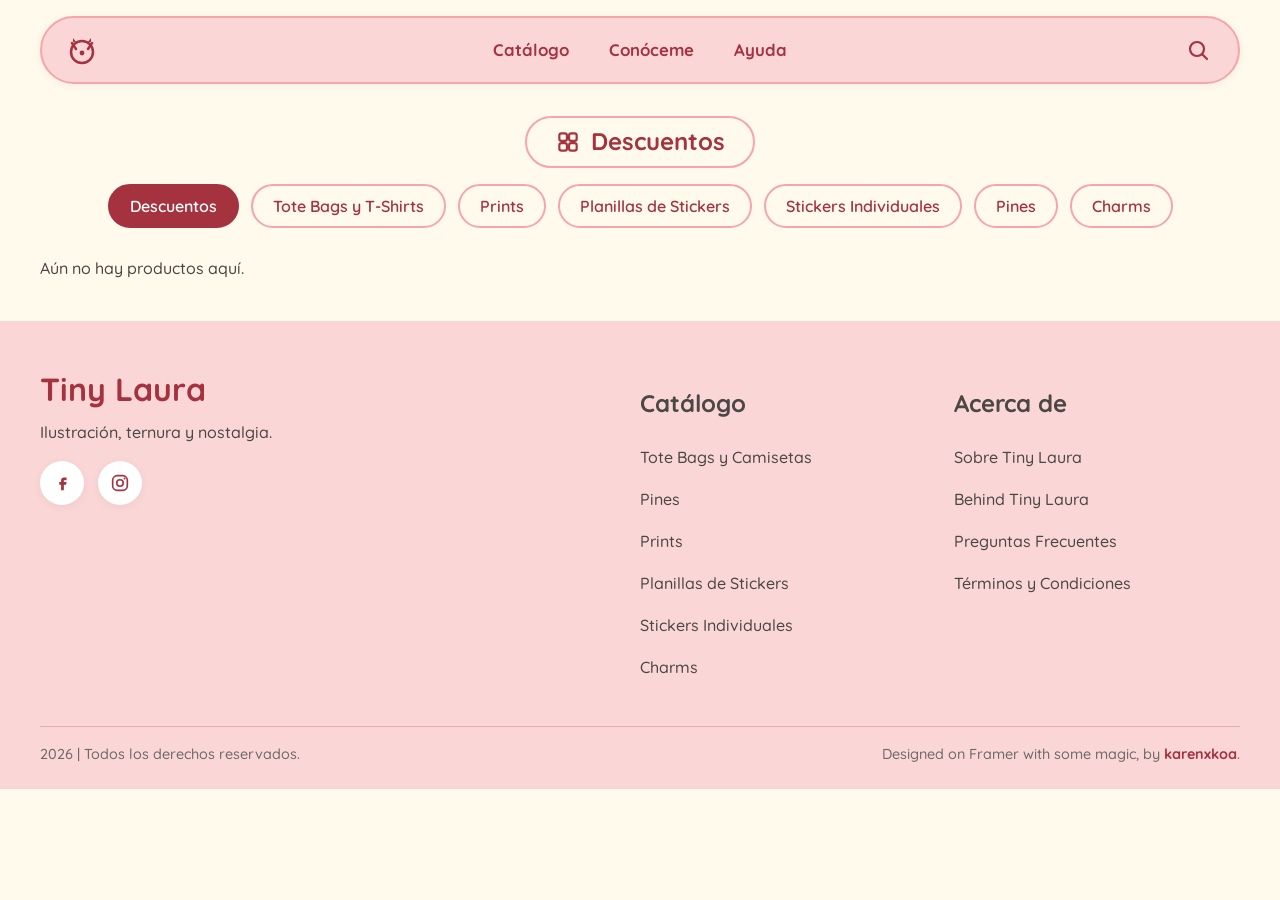
<file: descuentos.html>
<!DOCTYPE html>
<html lang="es">
<head>
<meta charset="UTF-8">
<meta name="viewport" content="width=device-width, initial-scale=1">
<title>Descuentos — Tiny Laura</title>
<meta name="description" content="Productos con descuento de Tiny Laura, ilustradora kawaii de Culiacán.">
<link rel="preconnect" href="https://fonts.googleapis.com">
<link rel="preconnect" href="https://fonts.gstatic.com" crossorigin>
<link href="https://fonts.googleapis.com/css2?family=Quicksand:wght@400;500;600;700&family=Caveat:wght@500;600;700&display=swap" rel="stylesheet">
<link rel="stylesheet" href="styles.css">
</head>
<body>
<a class="skip-link" href="#main">Saltar al contenido</a>
<header class="site-header">
  <div class="wrap">
    <nav class="navbar" aria-label="Navegación principal">
      <a class="brand-mark" href="index.html" aria-label="Tiny Laura — Inicio">
        <svg viewBox="0 0 32 32" fill="none" aria-hidden="true">
          <path d="M7 4l3 4H7zM25 4l-3 4h3z" fill="currentColor"/>
          <circle cx="16" cy="18" r="11" fill="none" stroke="currentColor" stroke-width="2.5"/>
          <path d="M6 9l4 6M26 9l-4 6" stroke="currentColor" stroke-width="2.5" stroke-linecap="round"/>
          <circle cx="16" cy="19" r="2.4" fill="currentColor"/>
        </svg>
      </a>
      <ul class="nav-links" id="nav-links">
        <li><a href="categorias.html">Catálogo</a></li>
        <li><a href="conoceme.html">Conóceme</a></li>
        <li><a href="ayuda.html">Ayuda</a></li>
      </ul>
      <div class="nav-actions">
        <button class="icon-btn search-toggle" aria-controls="search-panel" aria-expanded="false" aria-label="Buscar"><svg viewBox="0 0 24 24" fill="none" aria-hidden="true"><circle cx="11" cy="11" r="7" stroke="currentColor" stroke-width="2.2"/><path d="M16.5 16.5L21 21" stroke="currentColor" stroke-width="2.2" stroke-linecap="round"/></svg></button>
      </div>
    </nav>
    <div class="search-panel" id="search-panel" hidden>
      <label class="sr-only" for="q">Buscar productos</label>
      <input type="search" id="q" name="q" placeholder="Buscar prints, stickers, pines…">
    </div>
  </div>
</header>
<main id="main">
  <div class="wrap">
    <div class="section-pill-wrap">
      <h1 class="section-pill">
        <svg viewBox="0 0 24 24" fill="none" aria-hidden="true"><rect x="4" y="4" width="7" height="7" rx="2" stroke="currentColor" stroke-width="2"/><rect x="13" y="4" width="7" height="7" rx="2" stroke="currentColor" stroke-width="2"/><rect x="4" y="13" width="7" height="7" rx="2" stroke="currentColor" stroke-width="2"/><rect x="13" y="13" width="7" height="7" rx="2" stroke="currentColor" stroke-width="2"/></svg>
        Descuentos
      </h1>
    </div>
    <nav class="pill-slider" aria-label="Categorías del catálogo">
      <a class="cat-pill is-active" href="descuentos.html" aria-current="page">Descuentos</a>
      <a class="cat-pill" href="totes-y-tshirts.html">Tote Bags y T-Shirts</a>
      <a class="cat-pill" href="prints.html">Prints</a>
      <a class="cat-pill" href="planillas.html">Planillas de Stickers</a>
      <a class="cat-pill" href="stickers.html">Stickers Individuales</a>
      <a class="cat-pill" href="pines.html">Pines</a>
      <a class="cat-pill" href="charms.html">Charms</a>
    </nav>
    <section aria-label="Productos de la categoría">
      <ul class="product-grid" role="list" data-categoria="descuentos" style="list-style:none;padding:0;">
        <li class="empty-state">Cargando catálogo…</li>
      </ul>
    </section>
  </div>
</main>
<footer class="site-footer">
  <div class="wrap">
    <div class="footer-grid">
      <div class="footer-brand">
        <p class="wordmark">Tiny Laura</p>
        <p>Ilustración, ternura y nostalgia.</p>
        <div class="footer-social">
          <a href="https://facebook.com/tinylaura" aria-label="Facebook"><svg viewBox="0 0 24 24" fill="currentColor" aria-hidden="true"><path d="M14 9h3V6h-3c-1.7 0-3 1.3-3 3v2H9v3h2v6h3v-6h2.5l.5-3H14V9.5c0-.3.2-.5.5-.5z"/></svg></a>
          <a href="https://instagram.com/tiny.laura_" aria-label="Instagram"><svg viewBox="0 0 24 24" fill="none" aria-hidden="true"><rect x="4" y="4" width="16" height="16" rx="5" stroke="currentColor" stroke-width="1.8"/><circle cx="12" cy="12" r="3.5" stroke="currentColor" stroke-width="1.8"/><circle cx="17" cy="7" r="1.1" fill="currentColor"/></svg></a>
        </div>
      </div>
      <nav class="footer-col" aria-label="Catálogo">
        <h2>Catálogo</h2>
        <ul>
          <li><a href="totes-y-tshirts.html">Tote Bags y Camisetas</a></li>
          <li><a href="pines.html">Pines</a></li>
          <li><a href="prints.html">Prints</a></li>
          <li><a href="planillas.html">Planillas de Stickers</a></li>
          <li><a href="stickers.html">Stickers Individuales</a></li>
          <li><a href="charms.html">Charms</a></li>
        </ul>
      </nav>
      <nav class="footer-col" aria-label="Acerca de">
        <h2>Acerca de</h2>
        <ul>
          <li><a href="conoceme.html">Sobre Tiny Laura</a></li>
          <li><a href="conoceme.html">Behind Tiny Laura</a></li>
          <li><a href="ayuda.html">Preguntas Frecuentes</a></li>
          <li><a href="ayuda.html">Términos y Condiciones</a></li>
        </ul>
      </nav>
    </div>
    <div class="footer-bottom">
      <span>2026 | Todos los derechos reservados.</span>
      <span>Designed on Framer with some magic, by <strong>karenxkoa</strong>.</span>
    </div>
  </div>
</footer>
<nav class="bottom-nav" aria-label="Navegación">
  <ul>
    <li><a href="index.html"><svg viewBox="0 0 24 24" fill="none" aria-hidden="true"><path d="M4 11l8-6 8 6" stroke="currentColor" stroke-width="2" stroke-linecap="round" stroke-linejoin="round"/><path d="M6 10v9h12v-9" stroke="currentColor" stroke-width="2" stroke-linejoin="round"/></svg><span>Inicio</span></a></li>
    <li><button class="search-toggle" type="button" aria-controls="search-panel" aria-expanded="false"><svg viewBox="0 0 24 24" fill="none" aria-hidden="true"><circle cx="11" cy="11" r="7" stroke="currentColor" stroke-width="2.2"/><path d="M16.5 16.5L21 21" stroke="currentColor" stroke-width="2.2" stroke-linecap="round"/></svg><span>Buscar</span></button></li>
    <li><a href="categorias.html" aria-current="page"><svg viewBox="0 0 24 24" fill="none" aria-hidden="true"><rect x="4" y="4" width="7" height="7" rx="2" stroke="currentColor" stroke-width="2"/><rect x="13" y="4" width="7" height="7" rx="2" stroke="currentColor" stroke-width="2"/><rect x="4" y="13" width="7" height="7" rx="2" stroke="currentColor" stroke-width="2"/><rect x="13" y="13" width="7" height="7" rx="2" stroke="currentColor" stroke-width="2"/></svg><span>Categorías</span></a></li>
    <li><a href="conoceme.html"><svg viewBox="0 0 24 24" fill="none" aria-hidden="true"><circle cx="12" cy="8" r="4" stroke="currentColor" stroke-width="2"/><path d="M4 20c0-4 3.6-6 8-6s8 2 8 6" stroke="currentColor" stroke-width="2" stroke-linecap="round"/></svg><span>Sobre mí</span></a></li>
  </ul>
</nav>
<div class="modal-backdrop" id="compra-modal" hidden>
  <div class="modal" role="dialog" aria-modal="true" aria-labelledby="compra-title" aria-describedby="compra-desc">
    <div class="modal-icon" aria-hidden="true"><svg viewBox="0 0 24 24" width="28" height="28" fill="none"><rect x="4" y="4" width="16" height="16" rx="5" stroke="currentColor" stroke-width="1.8"/><circle cx="12" cy="12" r="3.5" stroke="currentColor" stroke-width="1.8"/><circle cx="17" cy="7" r="1.1" fill="currentColor"/></svg></div>
    <h2 id="compra-title">Cerremos tu compra por Instagram</h2>
    <p id="compra-desc">Te llevaremos a nuestro chat de Instagram (@tiny.laura_). Ya copiamos un mensaje con los datos de tu producto — solo pégalo y envíalo.</p>
    <pre class="modal-preview" data-compra-preview></pre>
    <p class="modal-status" data-compra-status aria-live="polite"></p>
    <div class="modal-actions">
      <button class="btn-comprar" data-compra-go type="button">Ir a Instagram</button>
      <button class="btn-ghost" data-compra-stay type="button">Permanecer aquí</button>
    </div>
  </div>
</div>
<script src="app.js"></script>
</body>
</html>
</file>
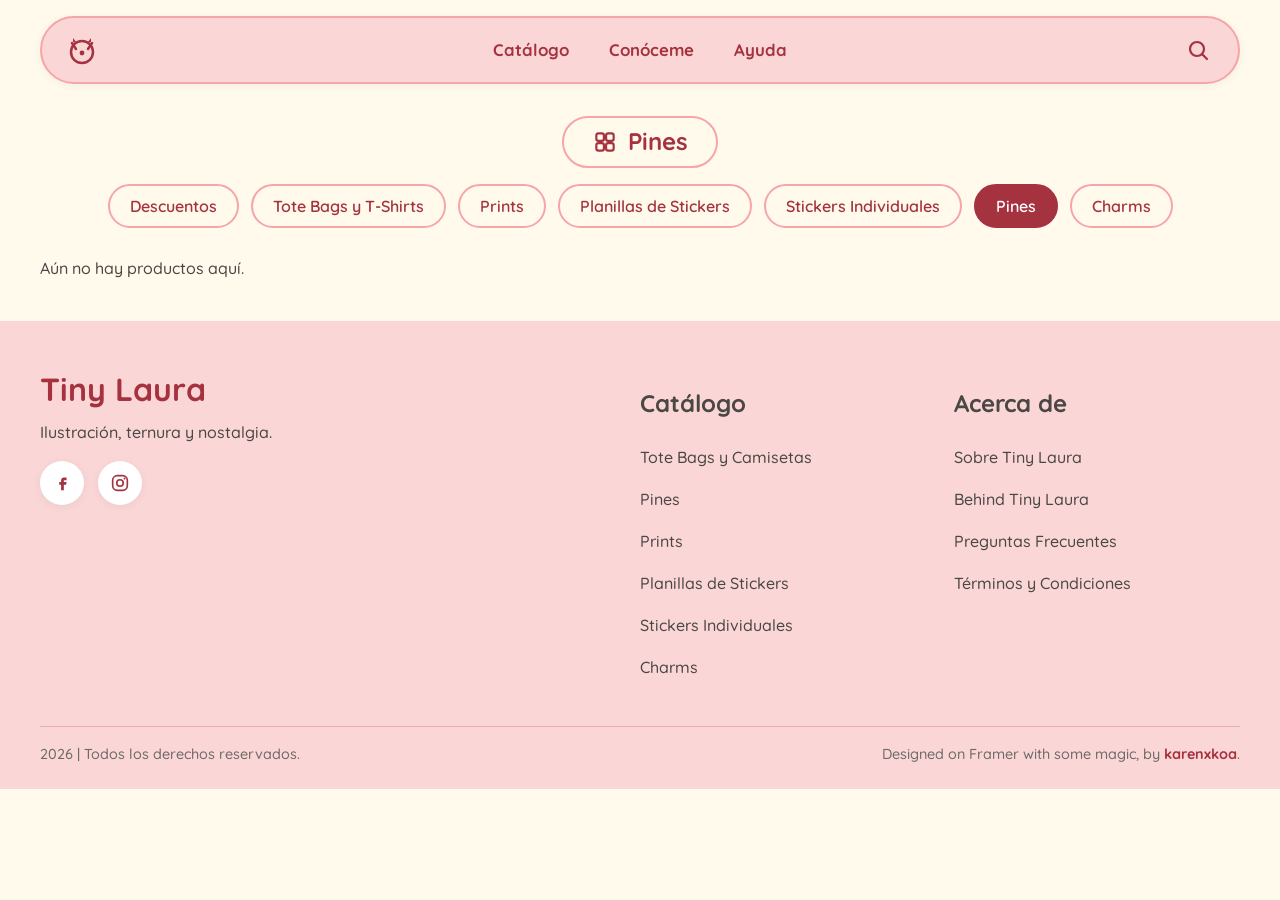
<file: pines.html>
<!DOCTYPE html>
<html lang="es">
<head>
<meta charset="UTF-8">
<meta name="viewport" content="width=device-width, initial-scale=1">
<title>Pines — Tiny Laura</title>
<meta name="description" content="Pines kawaii de Tiny Laura.">
<link rel="preconnect" href="https://fonts.googleapis.com">
<link rel="preconnect" href="https://fonts.gstatic.com" crossorigin>
<link href="https://fonts.googleapis.com/css2?family=Quicksand:wght@400;500;600;700&family=Caveat:wght@500;600;700&display=swap" rel="stylesheet">
<link rel="stylesheet" href="styles.css">
</head>
<body>
<a class="skip-link" href="#main">Saltar al contenido</a>
<header class="site-header">
  <div class="wrap">
    <nav class="navbar" aria-label="Navegación principal">
      <a class="brand-mark" href="index.html" aria-label="Tiny Laura — Inicio">
        <svg viewBox="0 0 32 32" fill="none" aria-hidden="true">
          <path d="M7 4l3 4H7zM25 4l-3 4h3z" fill="currentColor"/>
          <circle cx="16" cy="18" r="11" fill="none" stroke="currentColor" stroke-width="2.5"/>
          <path d="M6 9l4 6M26 9l-4 6" stroke="currentColor" stroke-width="2.5" stroke-linecap="round"/>
          <circle cx="16" cy="19" r="2.4" fill="currentColor"/>
        </svg>
      </a>
      <ul class="nav-links" id="nav-links">
        <li><a href="categorias.html">Catálogo</a></li>
        <li><a href="conoceme.html">Conóceme</a></li>
        <li><a href="ayuda.html">Ayuda</a></li>
      </ul>
      <div class="nav-actions">
        <button class="icon-btn search-toggle" aria-controls="search-panel" aria-expanded="false" aria-label="Buscar"><svg viewBox="0 0 24 24" fill="none" aria-hidden="true"><circle cx="11" cy="11" r="7" stroke="currentColor" stroke-width="2.2"/><path d="M16.5 16.5L21 21" stroke="currentColor" stroke-width="2.2" stroke-linecap="round"/></svg></button>
      </div>
    </nav>
    <div class="search-panel" id="search-panel" hidden>
      <label class="sr-only" for="q">Buscar productos</label>
      <input type="search" id="q" name="q" placeholder="Buscar prints, stickers, pines…">
    </div>
  </div>
</header>
<main id="main">
  <div class="wrap">
    <div class="section-pill-wrap">
      <h1 class="section-pill">
        <svg viewBox="0 0 24 24" fill="none" aria-hidden="true"><rect x="4" y="4" width="7" height="7" rx="2" stroke="currentColor" stroke-width="2"/><rect x="13" y="4" width="7" height="7" rx="2" stroke="currentColor" stroke-width="2"/><rect x="4" y="13" width="7" height="7" rx="2" stroke="currentColor" stroke-width="2"/><rect x="13" y="13" width="7" height="7" rx="2" stroke="currentColor" stroke-width="2"/></svg>
        Pines
      </h1>
    </div>
    <nav class="pill-slider" aria-label="Categorías del catálogo">
      <a class="cat-pill" href="descuentos.html">Descuentos</a>
      <a class="cat-pill" href="totes-y-tshirts.html">Tote Bags y T-Shirts</a>
      <a class="cat-pill" href="prints.html">Prints</a>
      <a class="cat-pill" href="planillas.html">Planillas de Stickers</a>
      <a class="cat-pill" href="stickers.html">Stickers Individuales</a>
      <a class="cat-pill is-active" href="pines.html" aria-current="page">Pines</a>
      <a class="cat-pill" href="charms.html">Charms</a>
    </nav>
    <section aria-label="Productos de la categoría">
      <ul class="product-grid" role="list" data-categoria="pines" style="list-style:none;padding:0;">
        <li class="empty-state">Cargando catálogo…</li>
      </ul>
    </section>
  </div>
</main>
<footer class="site-footer">
  <div class="wrap">
    <div class="footer-grid">
      <div class="footer-brand">
        <p class="wordmark">Tiny Laura</p>
        <p>Ilustración, ternura y nostalgia.</p>
        <div class="footer-social">
          <a href="https://facebook.com/tinylaura" aria-label="Facebook"><svg viewBox="0 0 24 24" fill="currentColor" aria-hidden="true"><path d="M14 9h3V6h-3c-1.7 0-3 1.3-3 3v2H9v3h2v6h3v-6h2.5l.5-3H14V9.5c0-.3.2-.5.5-.5z"/></svg></a>
          <a href="https://instagram.com/tiny.laura_" aria-label="Instagram"><svg viewBox="0 0 24 24" fill="none" aria-hidden="true"><rect x="4" y="4" width="16" height="16" rx="5" stroke="currentColor" stroke-width="1.8"/><circle cx="12" cy="12" r="3.5" stroke="currentColor" stroke-width="1.8"/><circle cx="17" cy="7" r="1.1" fill="currentColor"/></svg></a>
        </div>
      </div>
      <nav class="footer-col" aria-label="Catálogo">
        <h2>Catálogo</h2>
        <ul>
          <li><a href="totes-y-tshirts.html">Tote Bags y Camisetas</a></li>
          <li><a href="pines.html">Pines</a></li>
          <li><a href="prints.html">Prints</a></li>
          <li><a href="planillas.html">Planillas de Stickers</a></li>
          <li><a href="stickers.html">Stickers Individuales</a></li>
          <li><a href="charms.html">Charms</a></li>
        </ul>
      </nav>
      <nav class="footer-col" aria-label="Acerca de">
        <h2>Acerca de</h2>
        <ul>
          <li><a href="conoceme.html">Sobre Tiny Laura</a></li>
          <li><a href="conoceme.html">Behind Tiny Laura</a></li>
          <li><a href="ayuda.html">Preguntas Frecuentes</a></li>
          <li><a href="ayuda.html">Términos y Condiciones</a></li>
        </ul>
      </nav>
    </div>
    <div class="footer-bottom">
      <span>2026 | Todos los derechos reservados.</span>
      <span>Designed on Framer with some magic, by <strong>karenxkoa</strong>.</span>
    </div>
  </div>
</footer>
<nav class="bottom-nav" aria-label="Navegación">
  <ul>
    <li><a href="index.html"><svg viewBox="0 0 24 24" fill="none" aria-hidden="true"><path d="M4 11l8-6 8 6" stroke="currentColor" stroke-width="2" stroke-linecap="round" stroke-linejoin="round"/><path d="M6 10v9h12v-9" stroke="currentColor" stroke-width="2" stroke-linejoin="round"/></svg><span>Inicio</span></a></li>
    <li><button class="search-toggle" type="button" aria-controls="search-panel" aria-expanded="false"><svg viewBox="0 0 24 24" fill="none" aria-hidden="true"><circle cx="11" cy="11" r="7" stroke="currentColor" stroke-width="2.2"/><path d="M16.5 16.5L21 21" stroke="currentColor" stroke-width="2.2" stroke-linecap="round"/></svg><span>Buscar</span></button></li>
    <li><a href="categorias.html" aria-current="page"><svg viewBox="0 0 24 24" fill="none" aria-hidden="true"><rect x="4" y="4" width="7" height="7" rx="2" stroke="currentColor" stroke-width="2"/><rect x="13" y="4" width="7" height="7" rx="2" stroke="currentColor" stroke-width="2"/><rect x="4" y="13" width="7" height="7" rx="2" stroke="currentColor" stroke-width="2"/><rect x="13" y="13" width="7" height="7" rx="2" stroke="currentColor" stroke-width="2"/></svg><span>Categorías</span></a></li>
    <li><a href="conoceme.html"><svg viewBox="0 0 24 24" fill="none" aria-hidden="true"><circle cx="12" cy="8" r="4" stroke="currentColor" stroke-width="2"/><path d="M4 20c0-4 3.6-6 8-6s8 2 8 6" stroke="currentColor" stroke-width="2" stroke-linecap="round"/></svg><span>Sobre mí</span></a></li>
  </ul>
</nav>
<div class="modal-backdrop" id="compra-modal" hidden>
  <div class="modal" role="dialog" aria-modal="true" aria-labelledby="compra-title" aria-describedby="compra-desc">
    <div class="modal-icon" aria-hidden="true"><svg viewBox="0 0 24 24" width="28" height="28" fill="none"><rect x="4" y="4" width="16" height="16" rx="5" stroke="currentColor" stroke-width="1.8"/><circle cx="12" cy="12" r="3.5" stroke="currentColor" stroke-width="1.8"/><circle cx="17" cy="7" r="1.1" fill="currentColor"/></svg></div>
    <h2 id="compra-title">Cerremos tu compra por Instagram</h2>
    <p id="compra-desc">Te llevaremos a nuestro chat de Instagram (@tiny.laura_). Ya copiamos un mensaje con los datos de tu producto — solo pégalo y envíalo.</p>
    <pre class="modal-preview" data-compra-preview></pre>
    <p class="modal-status" data-compra-status aria-live="polite"></p>
    <div class="modal-actions">
      <button class="btn-comprar" data-compra-go type="button">Ir a Instagram</button>
      <button class="btn-ghost" data-compra-stay type="button">Permanecer aquí</button>
    </div>
  </div>
</div>
<script src="app.js"></script>
</body>
</html>
</file>
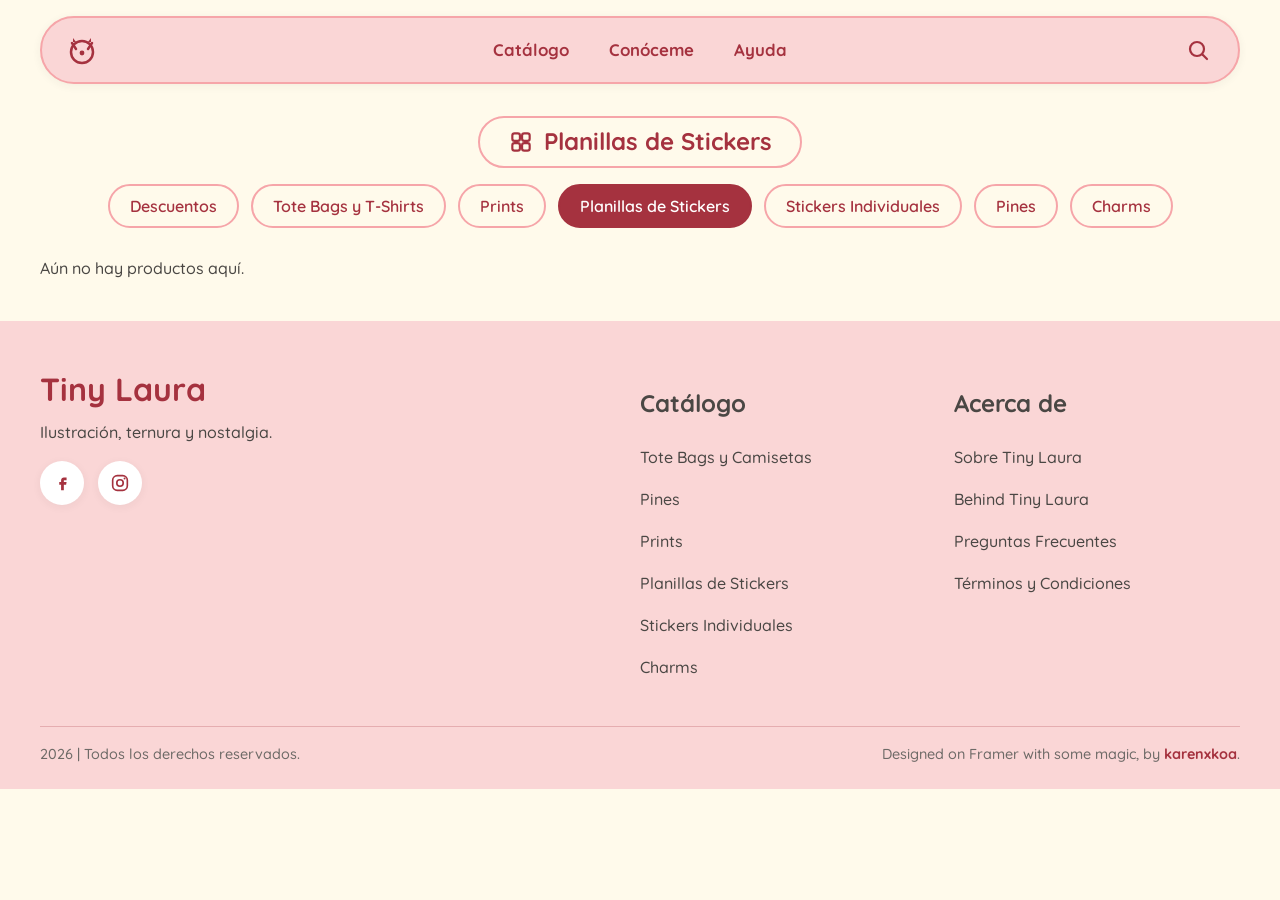
<file: planillas.html>
<!DOCTYPE html>
<html lang="es">
<head>
<meta charset="UTF-8">
<meta name="viewport" content="width=device-width, initial-scale=1">
<title>Planillas de Stickers — Tiny Laura</title>
<meta name="description" content="Planillas de stickers kawaii de Tiny Laura.">
<link rel="preconnect" href="https://fonts.googleapis.com">
<link rel="preconnect" href="https://fonts.gstatic.com" crossorigin>
<link href="https://fonts.googleapis.com/css2?family=Quicksand:wght@400;500;600;700&family=Caveat:wght@500;600;700&display=swap" rel="stylesheet">
<link rel="stylesheet" href="styles.css">
</head>
<body>
<a class="skip-link" href="#main">Saltar al contenido</a>
<header class="site-header">
  <div class="wrap">
    <nav class="navbar" aria-label="Navegación principal">
      <a class="brand-mark" href="index.html" aria-label="Tiny Laura — Inicio">
        <svg viewBox="0 0 32 32" fill="none" aria-hidden="true">
          <path d="M7 4l3 4H7zM25 4l-3 4h3z" fill="currentColor"/>
          <circle cx="16" cy="18" r="11" fill="none" stroke="currentColor" stroke-width="2.5"/>
          <path d="M6 9l4 6M26 9l-4 6" stroke="currentColor" stroke-width="2.5" stroke-linecap="round"/>
          <circle cx="16" cy="19" r="2.4" fill="currentColor"/>
        </svg>
      </a>
      <ul class="nav-links" id="nav-links">
        <li><a href="categorias.html">Catálogo</a></li>
        <li><a href="conoceme.html">Conóceme</a></li>
        <li><a href="ayuda.html">Ayuda</a></li>
      </ul>
      <div class="nav-actions">
        <button class="icon-btn search-toggle" aria-controls="search-panel" aria-expanded="false" aria-label="Buscar"><svg viewBox="0 0 24 24" fill="none" aria-hidden="true"><circle cx="11" cy="11" r="7" stroke="currentColor" stroke-width="2.2"/><path d="M16.5 16.5L21 21" stroke="currentColor" stroke-width="2.2" stroke-linecap="round"/></svg></button>
      </div>
    </nav>
    <div class="search-panel" id="search-panel" hidden>
      <label class="sr-only" for="q">Buscar productos</label>
      <input type="search" id="q" name="q" placeholder="Buscar prints, stickers, pines…">
    </div>
  </div>
</header>
<main id="main">
  <div class="wrap">
    <div class="section-pill-wrap">
      <h1 class="section-pill">
        <svg viewBox="0 0 24 24" fill="none" aria-hidden="true"><rect x="4" y="4" width="7" height="7" rx="2" stroke="currentColor" stroke-width="2"/><rect x="13" y="4" width="7" height="7" rx="2" stroke="currentColor" stroke-width="2"/><rect x="4" y="13" width="7" height="7" rx="2" stroke="currentColor" stroke-width="2"/><rect x="13" y="13" width="7" height="7" rx="2" stroke="currentColor" stroke-width="2"/></svg>
        Planillas de Stickers
      </h1>
    </div>
    <nav class="pill-slider" aria-label="Categorías del catálogo">
      <a class="cat-pill" href="descuentos.html">Descuentos</a>
      <a class="cat-pill" href="totes-y-tshirts.html">Tote Bags y T-Shirts</a>
      <a class="cat-pill" href="prints.html">Prints</a>
      <a class="cat-pill is-active" href="planillas.html" aria-current="page">Planillas de Stickers</a>
      <a class="cat-pill" href="stickers.html">Stickers Individuales</a>
      <a class="cat-pill" href="pines.html">Pines</a>
      <a class="cat-pill" href="charms.html">Charms</a>
    </nav>
    <section aria-label="Productos de la categoría">
      <ul class="product-grid" role="list" data-categoria="planillas" style="list-style:none;padding:0;">
        <li class="empty-state">Cargando catálogo…</li>
      </ul>
    </section>
  </div>
</main>
<footer class="site-footer">
  <div class="wrap">
    <div class="footer-grid">
      <div class="footer-brand">
        <p class="wordmark">Tiny Laura</p>
        <p>Ilustración, ternura y nostalgia.</p>
        <div class="footer-social">
          <a href="https://facebook.com/tinylaura" aria-label="Facebook"><svg viewBox="0 0 24 24" fill="currentColor" aria-hidden="true"><path d="M14 9h3V6h-3c-1.7 0-3 1.3-3 3v2H9v3h2v6h3v-6h2.5l.5-3H14V9.5c0-.3.2-.5.5-.5z"/></svg></a>
          <a href="https://instagram.com/tiny.laura_" aria-label="Instagram"><svg viewBox="0 0 24 24" fill="none" aria-hidden="true"><rect x="4" y="4" width="16" height="16" rx="5" stroke="currentColor" stroke-width="1.8"/><circle cx="12" cy="12" r="3.5" stroke="currentColor" stroke-width="1.8"/><circle cx="17" cy="7" r="1.1" fill="currentColor"/></svg></a>
        </div>
      </div>
      <nav class="footer-col" aria-label="Catálogo">
        <h2>Catálogo</h2>
        <ul>
          <li><a href="totes-y-tshirts.html">Tote Bags y Camisetas</a></li>
          <li><a href="pines.html">Pines</a></li>
          <li><a href="prints.html">Prints</a></li>
          <li><a href="planillas.html">Planillas de Stickers</a></li>
          <li><a href="stickers.html">Stickers Individuales</a></li>
          <li><a href="charms.html">Charms</a></li>
        </ul>
      </nav>
      <nav class="footer-col" aria-label="Acerca de">
        <h2>Acerca de</h2>
        <ul>
          <li><a href="conoceme.html">Sobre Tiny Laura</a></li>
          <li><a href="conoceme.html">Behind Tiny Laura</a></li>
          <li><a href="ayuda.html">Preguntas Frecuentes</a></li>
          <li><a href="ayuda.html">Términos y Condiciones</a></li>
        </ul>
      </nav>
    </div>
    <div class="footer-bottom">
      <span>2026 | Todos los derechos reservados.</span>
      <span>Designed on Framer with some magic, by <strong>karenxkoa</strong>.</span>
    </div>
  </div>
</footer>
<nav class="bottom-nav" aria-label="Navegación">
  <ul>
    <li><a href="index.html"><svg viewBox="0 0 24 24" fill="none" aria-hidden="true"><path d="M4 11l8-6 8 6" stroke="currentColor" stroke-width="2" stroke-linecap="round" stroke-linejoin="round"/><path d="M6 10v9h12v-9" stroke="currentColor" stroke-width="2" stroke-linejoin="round"/></svg><span>Inicio</span></a></li>
    <li><button class="search-toggle" type="button" aria-controls="search-panel" aria-expanded="false"><svg viewBox="0 0 24 24" fill="none" aria-hidden="true"><circle cx="11" cy="11" r="7" stroke="currentColor" stroke-width="2.2"/><path d="M16.5 16.5L21 21" stroke="currentColor" stroke-width="2.2" stroke-linecap="round"/></svg><span>Buscar</span></button></li>
    <li><a href="categorias.html" aria-current="page"><svg viewBox="0 0 24 24" fill="none" aria-hidden="true"><rect x="4" y="4" width="7" height="7" rx="2" stroke="currentColor" stroke-width="2"/><rect x="13" y="4" width="7" height="7" rx="2" stroke="currentColor" stroke-width="2"/><rect x="4" y="13" width="7" height="7" rx="2" stroke="currentColor" stroke-width="2"/><rect x="13" y="13" width="7" height="7" rx="2" stroke="currentColor" stroke-width="2"/></svg><span>Categorías</span></a></li>
    <li><a href="conoceme.html"><svg viewBox="0 0 24 24" fill="none" aria-hidden="true"><circle cx="12" cy="8" r="4" stroke="currentColor" stroke-width="2"/><path d="M4 20c0-4 3.6-6 8-6s8 2 8 6" stroke="currentColor" stroke-width="2" stroke-linecap="round"/></svg><span>Sobre mí</span></a></li>
  </ul>
</nav>
<div class="modal-backdrop" id="compra-modal" hidden>
  <div class="modal" role="dialog" aria-modal="true" aria-labelledby="compra-title" aria-describedby="compra-desc">
    <div class="modal-icon" aria-hidden="true"><svg viewBox="0 0 24 24" width="28" height="28" fill="none"><rect x="4" y="4" width="16" height="16" rx="5" stroke="currentColor" stroke-width="1.8"/><circle cx="12" cy="12" r="3.5" stroke="currentColor" stroke-width="1.8"/><circle cx="17" cy="7" r="1.1" fill="currentColor"/></svg></div>
    <h2 id="compra-title">Cerremos tu compra por Instagram</h2>
    <p id="compra-desc">Te llevaremos a nuestro chat de Instagram (@tiny.laura_). Ya copiamos un mensaje con los datos de tu producto — solo pégalo y envíalo.</p>
    <pre class="modal-preview" data-compra-preview></pre>
    <p class="modal-status" data-compra-status aria-live="polite"></p>
    <div class="modal-actions">
      <button class="btn-comprar" data-compra-go type="button">Ir a Instagram</button>
      <button class="btn-ghost" data-compra-stay type="button">Permanecer aquí</button>
    </div>
  </div>
</div>
<script src="app.js"></script>
</body>
</html>
</file>
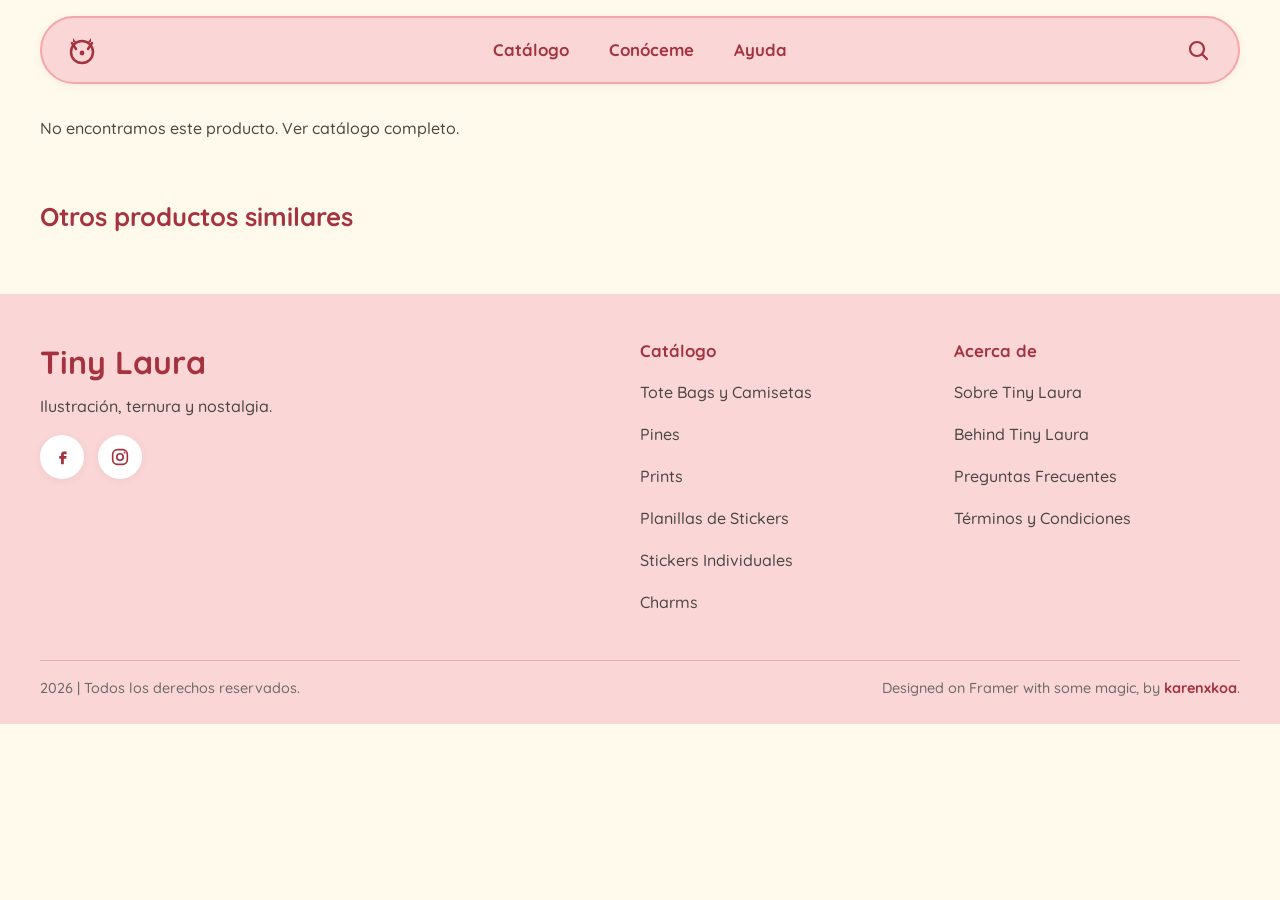
<file: producto.html>
<!DOCTYPE html>
<html lang="es">
<head>
<meta charset="UTF-8">
<meta name="viewport" content="width=device-width, initial-scale=1">
<title>Frieren — Planilla de Stickers | Tiny Laura</title>
<meta name="description" content="Planilla de stickers Frieren, resistente al agua, en varios acabados.">
<link rel="preconnect" href="https://fonts.googleapis.com">
<link rel="preconnect" href="https://fonts.gstatic.com" crossorigin>
<link href="https://fonts.googleapis.com/css2?family=Quicksand:wght@400;500;600;700&family=Caveat:wght@500;600;700&display=swap" rel="stylesheet">
<link rel="stylesheet" href="styles.css">
</head>
<body>
<a class="skip-link" href="#main">Saltar al contenido</a>
<header class="site-header">
  <div class="wrap">
    <nav class="navbar" aria-label="Navegación principal">
      <a class="brand-mark" href="index.html" aria-label="Tiny Laura — Inicio">
        <svg viewBox="0 0 32 32" fill="none" aria-hidden="true">
          <path d="M7 4l3 4H7zM25 4l-3 4h3z" fill="currentColor"/>
          <circle cx="16" cy="18" r="11" fill="none" stroke="currentColor" stroke-width="2.5"/>
          <path d="M6 9l4 6M26 9l-4 6" stroke="currentColor" stroke-width="2.5" stroke-linecap="round"/>
          <circle cx="16" cy="19" r="2.4" fill="currentColor"/>
        </svg>
      </a>
      <ul class="nav-links" id="nav-links">
        <li><a href="categorias.html">Catálogo</a></li>
        <li><a href="conoceme.html">Conóceme</a></li>
        <li><a href="ayuda.html">Ayuda</a></li>
      </ul>
      <div class="nav-actions">
        <button class="icon-btn search-toggle" aria-controls="search-panel" aria-expanded="false" aria-label="Buscar"><svg viewBox="0 0 24 24" fill="none" aria-hidden="true"><circle cx="11" cy="11" r="7" stroke="currentColor" stroke-width="2.2"/><path d="M16.5 16.5L21 21" stroke="currentColor" stroke-width="2.2" stroke-linecap="round"/></svg></button>
      </div>
    </nav>
    <div class="search-panel" id="search-panel" hidden>
      <label class="sr-only" for="q">Buscar productos</label>
      <input type="search" id="q" name="q" placeholder="Buscar prints, stickers, pines…">
    </div>
  </div>
</header>
<main id="main">
  <div class="wrap">
    <article class="pd-grid" data-producto-detalle>
      <div class="pd-media"><img data-pd-img src="" alt=""></div>
      <div class="pd-info">
        <h1 class="pd-title" data-pd-title>Cargando…</h1>
        <h2>Detalles</h2>
        <p data-pd-desc></p>
        <p class="pd-price" data-pd-price></p>
        <p class="pd-variant-note" data-pd-nota-variante hidden></p>
        <button class="btn-comprar pd-buy" data-pd-buy><svg viewBox="0 0 24 24" fill="none" aria-hidden="true"><path d="M4 6h13v6a4 4 0 01-4 4H8a4 4 0 01-4-4V6z" stroke="currentColor" stroke-width="1.8"/><path d="M17 8h2.2a2.2 2.2 0 010 4.4H17" stroke="currentColor" stroke-width="1.8"/><path d="M8.5 9.5c0-.8 1.4-1 2 0 .6-1 2-.8 2 0 0 1-2 2.2-2 2.2s-2-1.2-2-2.2z" fill="currentColor"/></svg> Comprar</button>
      </div>
    </article>
    <section aria-labelledby="similar">
      <h2 class="similar-title" id="similar">Otros productos similares</h2>
      <ul class="product-grid" role="list" style="list-style:none;padding:0;" data-pd-similares></ul>
    </section>
  </div>
</main>
<footer class="site-footer">
  <div class="wrap">
    <div class="footer-grid">
      <div class="footer-brand">
        <p class="wordmark">Tiny Laura</p>
        <p>Ilustración, ternura y nostalgia.</p>
        <div class="footer-social">
          <a href="https://facebook.com/tinylaura" aria-label="Facebook"><svg viewBox="0 0 24 24" fill="currentColor" aria-hidden="true"><path d="M14 9h3V6h-3c-1.7 0-3 1.3-3 3v2H9v3h2v6h3v-6h2.5l.5-3H14V9.5c0-.3.2-.5.5-.5z"/></svg></a>
          <a href="https://instagram.com/tiny.laura_" aria-label="Instagram"><svg viewBox="0 0 24 24" fill="none" aria-hidden="true"><rect x="4" y="4" width="16" height="16" rx="5" stroke="currentColor" stroke-width="1.8"/><circle cx="12" cy="12" r="3.5" stroke="currentColor" stroke-width="1.8"/><circle cx="17" cy="7" r="1.1" fill="currentColor"/></svg></a>
        </div>
      </div>
      <nav class="footer-col" aria-label="Catálogo">
        <h3>Catálogo</h3>
        <ul>
          <li><a href="totes-y-tshirts.html">Tote Bags y Camisetas</a></li>
          <li><a href="pines.html">Pines</a></li>
          <li><a href="prints.html">Prints</a></li>
          <li><a href="planillas.html">Planillas de Stickers</a></li>
          <li><a href="stickers.html">Stickers Individuales</a></li>
          <li><a href="charms.html">Charms</a></li>
        </ul>
      </nav>
      <nav class="footer-col" aria-label="Acerca de">
        <h3>Acerca de</h3>
        <ul>
          <li><a href="conoceme.html">Sobre Tiny Laura</a></li>
          <li><a href="conoceme.html">Behind Tiny Laura</a></li>
          <li><a href="ayuda.html">Preguntas Frecuentes</a></li>
          <li><a href="ayuda.html">Términos y Condiciones</a></li>
        </ul>
      </nav>
    </div>
    <div class="footer-bottom">
      <span>2026 | Todos los derechos reservados.</span>
      <span>Designed on Framer with some magic, by <strong>karenxkoa</strong>.</span>
    </div>
  </div>
</footer>
<nav class="bottom-nav" aria-label="Navegación">
  <ul>
    <li><a href="index.html"><svg viewBox="0 0 24 24" fill="none" aria-hidden="true"><path d="M4 11l8-6 8 6" stroke="currentColor" stroke-width="2" stroke-linecap="round" stroke-linejoin="round"/><path d="M6 10v9h12v-9" stroke="currentColor" stroke-width="2" stroke-linejoin="round"/></svg><span>Inicio</span></a></li>
    <li><button class="search-toggle" type="button" aria-controls="search-panel" aria-expanded="false"><svg viewBox="0 0 24 24" fill="none" aria-hidden="true"><circle cx="11" cy="11" r="7" stroke="currentColor" stroke-width="2.2"/><path d="M16.5 16.5L21 21" stroke="currentColor" stroke-width="2.2" stroke-linecap="round"/></svg><span>Buscar</span></button></li>
    <li><a href="categorias.html" aria-current="true"><svg viewBox="0 0 24 24" fill="none" aria-hidden="true"><rect x="4" y="4" width="7" height="7" rx="2" stroke="currentColor" stroke-width="2"/><rect x="13" y="4" width="7" height="7" rx="2" stroke="currentColor" stroke-width="2"/><rect x="4" y="13" width="7" height="7" rx="2" stroke="currentColor" stroke-width="2"/><rect x="13" y="13" width="7" height="7" rx="2" stroke="currentColor" stroke-width="2"/></svg><span>Categorías</span></a></li>
    <li><a href="conoceme.html"><svg viewBox="0 0 24 24" fill="none" aria-hidden="true"><circle cx="12" cy="8" r="4" stroke="currentColor" stroke-width="2"/><path d="M4 20c0-4 3.6-6 8-6s8 2 8 6" stroke="currentColor" stroke-width="2" stroke-linecap="round"/></svg><span>Sobre mí</span></a></li>
  </ul>
</nav>
<div class="modal-backdrop" id="compra-modal" hidden>
  <div class="modal" role="dialog" aria-modal="true" aria-labelledby="compra-title" aria-describedby="compra-desc">
    <div class="modal-icon" aria-hidden="true"><svg viewBox="0 0 24 24" width="28" height="28" fill="none"><rect x="4" y="4" width="16" height="16" rx="5" stroke="currentColor" stroke-width="1.8"/><circle cx="12" cy="12" r="3.5" stroke="currentColor" stroke-width="1.8"/><circle cx="17" cy="7" r="1.1" fill="currentColor"/></svg></div>
    <h2 id="compra-title">Cerremos tu compra por Instagram</h2>
    <p id="compra-desc">Te llevaremos a nuestro chat de Instagram (@tiny.laura_). Ya copiamos un mensaje con los datos de tu producto — solo pégalo y envíalo.</p>
    <pre class="modal-preview" data-compra-preview></pre>
    <p class="modal-status" data-compra-status aria-live="polite"></p>
    <div class="modal-actions">
      <button class="btn-comprar" data-compra-go type="button">Ir a Instagram</button>
      <button class="btn-ghost" data-compra-stay type="button">Permanecer aquí</button>
    </div>
  </div>
</div>
<script src="app.js"></script>
</body>
</html>
</file>
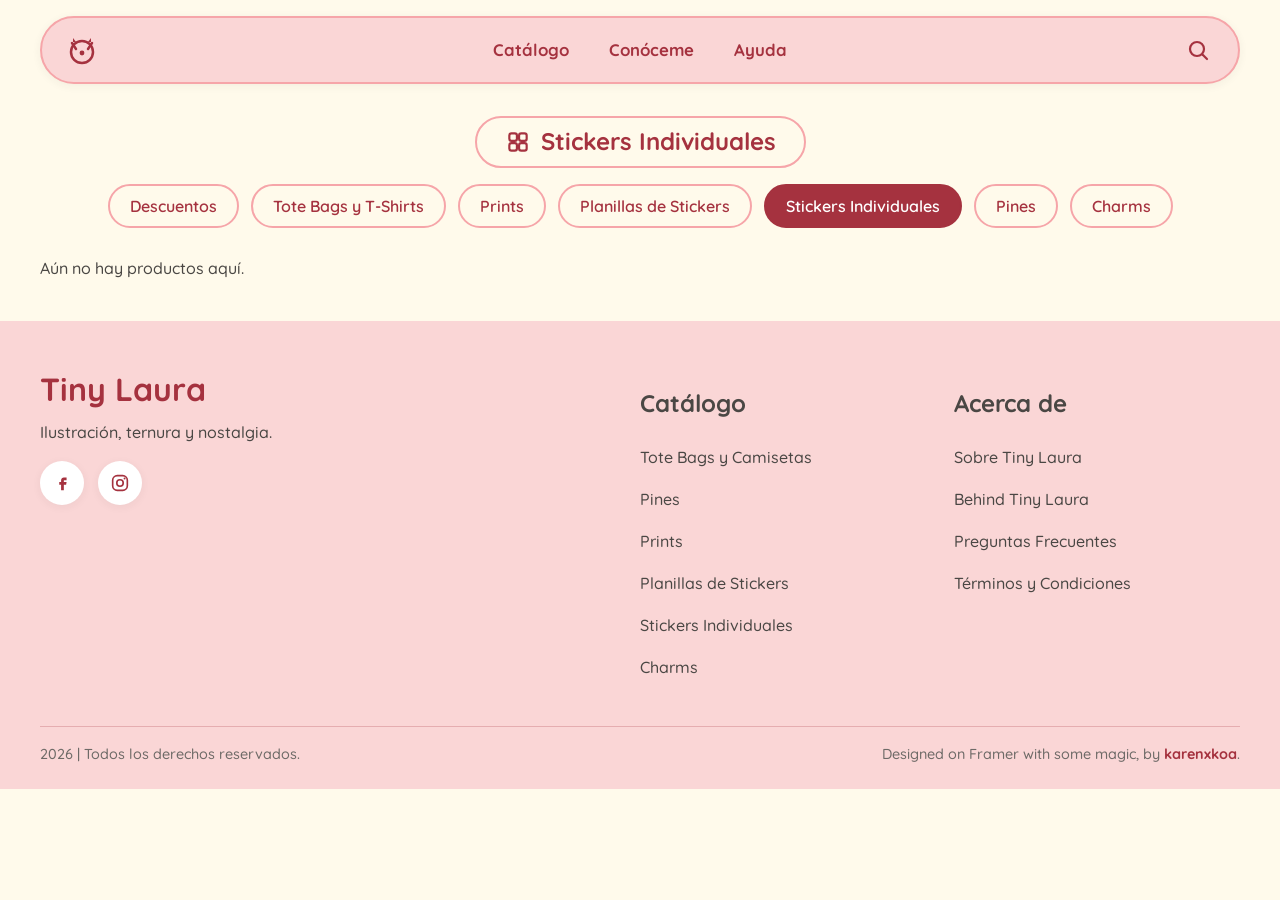
<file: stickers.html>
<!DOCTYPE html>
<html lang="es">
<head>
<meta charset="UTF-8">
<meta name="viewport" content="width=device-width, initial-scale=1">
<title>Stickers Individuales — Tiny Laura</title>
<meta name="description" content="Stickers individuales kawaii de Tiny Laura.">
<link rel="preconnect" href="https://fonts.googleapis.com">
<link rel="preconnect" href="https://fonts.gstatic.com" crossorigin>
<link href="https://fonts.googleapis.com/css2?family=Quicksand:wght@400;500;600;700&family=Caveat:wght@500;600;700&display=swap" rel="stylesheet">
<link rel="stylesheet" href="styles.css">
</head>
<body>
<a class="skip-link" href="#main">Saltar al contenido</a>
<header class="site-header">
  <div class="wrap">
    <nav class="navbar" aria-label="Navegación principal">
      <a class="brand-mark" href="index.html" aria-label="Tiny Laura — Inicio">
        <svg viewBox="0 0 32 32" fill="none" aria-hidden="true">
          <path d="M7 4l3 4H7zM25 4l-3 4h3z" fill="currentColor"/>
          <circle cx="16" cy="18" r="11" fill="none" stroke="currentColor" stroke-width="2.5"/>
          <path d="M6 9l4 6M26 9l-4 6" stroke="currentColor" stroke-width="2.5" stroke-linecap="round"/>
          <circle cx="16" cy="19" r="2.4" fill="currentColor"/>
        </svg>
      </a>
      <ul class="nav-links" id="nav-links">
        <li><a href="categorias.html">Catálogo</a></li>
        <li><a href="conoceme.html">Conóceme</a></li>
        <li><a href="ayuda.html">Ayuda</a></li>
      </ul>
      <div class="nav-actions">
        <button class="icon-btn search-toggle" aria-controls="search-panel" aria-expanded="false" aria-label="Buscar"><svg viewBox="0 0 24 24" fill="none" aria-hidden="true"><circle cx="11" cy="11" r="7" stroke="currentColor" stroke-width="2.2"/><path d="M16.5 16.5L21 21" stroke="currentColor" stroke-width="2.2" stroke-linecap="round"/></svg></button>
      </div>
    </nav>
    <div class="search-panel" id="search-panel" hidden>
      <label class="sr-only" for="q">Buscar productos</label>
      <input type="search" id="q" name="q" placeholder="Buscar prints, stickers, pines…">
    </div>
  </div>
</header>
<main id="main">
  <div class="wrap">
    <div class="section-pill-wrap">
      <h1 class="section-pill">
        <svg viewBox="0 0 24 24" fill="none" aria-hidden="true"><rect x="4" y="4" width="7" height="7" rx="2" stroke="currentColor" stroke-width="2"/><rect x="13" y="4" width="7" height="7" rx="2" stroke="currentColor" stroke-width="2"/><rect x="4" y="13" width="7" height="7" rx="2" stroke="currentColor" stroke-width="2"/><rect x="13" y="13" width="7" height="7" rx="2" stroke="currentColor" stroke-width="2"/></svg>
        Stickers Individuales
      </h1>
    </div>
    <nav class="pill-slider" aria-label="Categorías del catálogo">
      <a class="cat-pill" href="descuentos.html">Descuentos</a>
      <a class="cat-pill" href="totes-y-tshirts.html">Tote Bags y T-Shirts</a>
      <a class="cat-pill" href="prints.html">Prints</a>
      <a class="cat-pill" href="planillas.html">Planillas de Stickers</a>
      <a class="cat-pill is-active" href="stickers.html" aria-current="page">Stickers Individuales</a>
      <a class="cat-pill" href="pines.html">Pines</a>
      <a class="cat-pill" href="charms.html">Charms</a>
    </nav>
    <section aria-label="Productos de la categoría">
      <ul class="product-grid" role="list" data-categoria="stickers" style="list-style:none;padding:0;">
        <li class="empty-state">Cargando catálogo…</li>
      </ul>
    </section>
  </div>
</main>
<footer class="site-footer">
  <div class="wrap">
    <div class="footer-grid">
      <div class="footer-brand">
        <p class="wordmark">Tiny Laura</p>
        <p>Ilustración, ternura y nostalgia.</p>
        <div class="footer-social">
          <a href="https://facebook.com/tinylaura" aria-label="Facebook"><svg viewBox="0 0 24 24" fill="currentColor" aria-hidden="true"><path d="M14 9h3V6h-3c-1.7 0-3 1.3-3 3v2H9v3h2v6h3v-6h2.5l.5-3H14V9.5c0-.3.2-.5.5-.5z"/></svg></a>
          <a href="https://instagram.com/tiny.laura_" aria-label="Instagram"><svg viewBox="0 0 24 24" fill="none" aria-hidden="true"><rect x="4" y="4" width="16" height="16" rx="5" stroke="currentColor" stroke-width="1.8"/><circle cx="12" cy="12" r="3.5" stroke="currentColor" stroke-width="1.8"/><circle cx="17" cy="7" r="1.1" fill="currentColor"/></svg></a>
        </div>
      </div>
      <nav class="footer-col" aria-label="Catálogo">
        <h2>Catálogo</h2>
        <ul>
          <li><a href="totes-y-tshirts.html">Tote Bags y Camisetas</a></li>
          <li><a href="pines.html">Pines</a></li>
          <li><a href="prints.html">Prints</a></li>
          <li><a href="planillas.html">Planillas de Stickers</a></li>
          <li><a href="stickers.html">Stickers Individuales</a></li>
          <li><a href="charms.html">Charms</a></li>
        </ul>
      </nav>
      <nav class="footer-col" aria-label="Acerca de">
        <h2>Acerca de</h2>
        <ul>
          <li><a href="conoceme.html">Sobre Tiny Laura</a></li>
          <li><a href="conoceme.html">Behind Tiny Laura</a></li>
          <li><a href="ayuda.html">Preguntas Frecuentes</a></li>
          <li><a href="ayuda.html">Términos y Condiciones</a></li>
        </ul>
      </nav>
    </div>
    <div class="footer-bottom">
      <span>2026 | Todos los derechos reservados.</span>
      <span>Designed on Framer with some magic, by <strong>karenxkoa</strong>.</span>
    </div>
  </div>
</footer>
<nav class="bottom-nav" aria-label="Navegación">
  <ul>
    <li><a href="index.html"><svg viewBox="0 0 24 24" fill="none" aria-hidden="true"><path d="M4 11l8-6 8 6" stroke="currentColor" stroke-width="2" stroke-linecap="round" stroke-linejoin="round"/><path d="M6 10v9h12v-9" stroke="currentColor" stroke-width="2" stroke-linejoin="round"/></svg><span>Inicio</span></a></li>
    <li><button class="search-toggle" type="button" aria-controls="search-panel" aria-expanded="false"><svg viewBox="0 0 24 24" fill="none" aria-hidden="true"><circle cx="11" cy="11" r="7" stroke="currentColor" stroke-width="2.2"/><path d="M16.5 16.5L21 21" stroke="currentColor" stroke-width="2.2" stroke-linecap="round"/></svg><span>Buscar</span></button></li>
    <li><a href="categorias.html" aria-current="page"><svg viewBox="0 0 24 24" fill="none" aria-hidden="true"><rect x="4" y="4" width="7" height="7" rx="2" stroke="currentColor" stroke-width="2"/><rect x="13" y="4" width="7" height="7" rx="2" stroke="currentColor" stroke-width="2"/><rect x="4" y="13" width="7" height="7" rx="2" stroke="currentColor" stroke-width="2"/><rect x="13" y="13" width="7" height="7" rx="2" stroke="currentColor" stroke-width="2"/></svg><span>Categorías</span></a></li>
    <li><a href="conoceme.html"><svg viewBox="0 0 24 24" fill="none" aria-hidden="true"><circle cx="12" cy="8" r="4" stroke="currentColor" stroke-width="2"/><path d="M4 20c0-4 3.6-6 8-6s8 2 8 6" stroke="currentColor" stroke-width="2" stroke-linecap="round"/></svg><span>Sobre mí</span></a></li>
  </ul>
</nav>
<div class="modal-backdrop" id="compra-modal" hidden>
  <div class="modal" role="dialog" aria-modal="true" aria-labelledby="compra-title" aria-describedby="compra-desc">
    <div class="modal-icon" aria-hidden="true"><svg viewBox="0 0 24 24" width="28" height="28" fill="none"><rect x="4" y="4" width="16" height="16" rx="5" stroke="currentColor" stroke-width="1.8"/><circle cx="12" cy="12" r="3.5" stroke="currentColor" stroke-width="1.8"/><circle cx="17" cy="7" r="1.1" fill="currentColor"/></svg></div>
    <h2 id="compra-title">Cerremos tu compra por Instagram</h2>
    <p id="compra-desc">Te llevaremos a nuestro chat de Instagram (@tiny.laura_). Ya copiamos un mensaje con los datos de tu producto — solo pégalo y envíalo.</p>
    <pre class="modal-preview" data-compra-preview></pre>
    <p class="modal-status" data-compra-status aria-live="polite"></p>
    <div class="modal-actions">
      <button class="btn-comprar" data-compra-go type="button">Ir a Instagram</button>
      <button class="btn-ghost" data-compra-stay type="button">Permanecer aquí</button>
    </div>
  </div>
</div>
<script src="app.js"></script>
</body>
</html>
</file>
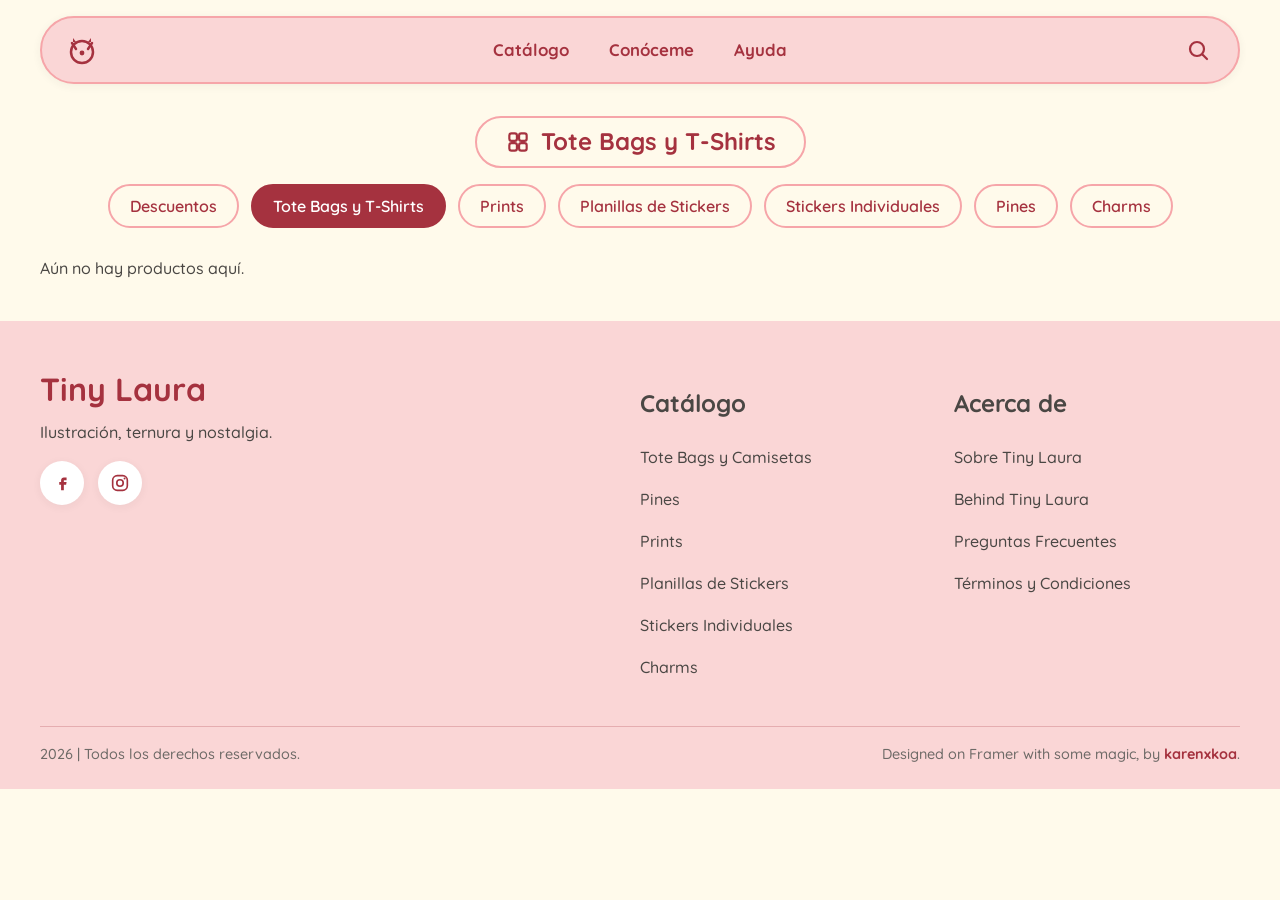
<file: totes-y-tshirts.html>
<!DOCTYPE html>
<html lang="es">
<head>
<meta charset="UTF-8">
<meta name="viewport" content="width=device-width, initial-scale=1">
<title>Tote Bags y T-Shirts — Tiny Laura</title>
<meta name="description" content="Tote bags y t-shirts ilustrados por Tiny Laura.">
<link rel="preconnect" href="https://fonts.googleapis.com">
<link rel="preconnect" href="https://fonts.gstatic.com" crossorigin>
<link href="https://fonts.googleapis.com/css2?family=Quicksand:wght@400;500;600;700&family=Caveat:wght@500;600;700&display=swap" rel="stylesheet">
<link rel="stylesheet" href="styles.css">
</head>
<body>
<a class="skip-link" href="#main">Saltar al contenido</a>
<header class="site-header">
  <div class="wrap">
    <nav class="navbar" aria-label="Navegación principal">
      <a class="brand-mark" href="index.html" aria-label="Tiny Laura — Inicio">
        <svg viewBox="0 0 32 32" fill="none" aria-hidden="true">
          <path d="M7 4l3 4H7zM25 4l-3 4h3z" fill="currentColor"/>
          <circle cx="16" cy="18" r="11" fill="none" stroke="currentColor" stroke-width="2.5"/>
          <path d="M6 9l4 6M26 9l-4 6" stroke="currentColor" stroke-width="2.5" stroke-linecap="round"/>
          <circle cx="16" cy="19" r="2.4" fill="currentColor"/>
        </svg>
      </a>
      <ul class="nav-links" id="nav-links">
        <li><a href="categorias.html">Catálogo</a></li>
        <li><a href="conoceme.html">Conóceme</a></li>
        <li><a href="ayuda.html">Ayuda</a></li>
      </ul>
      <div class="nav-actions">
        <button class="icon-btn search-toggle" aria-controls="search-panel" aria-expanded="false" aria-label="Buscar"><svg viewBox="0 0 24 24" fill="none" aria-hidden="true"><circle cx="11" cy="11" r="7" stroke="currentColor" stroke-width="2.2"/><path d="M16.5 16.5L21 21" stroke="currentColor" stroke-width="2.2" stroke-linecap="round"/></svg></button>
      </div>
    </nav>
    <div class="search-panel" id="search-panel" hidden>
      <label class="sr-only" for="q">Buscar productos</label>
      <input type="search" id="q" name="q" placeholder="Buscar prints, stickers, pines…">
    </div>
  </div>
</header>
<main id="main">
  <div class="wrap">
    <div class="section-pill-wrap">
      <h1 class="section-pill">
        <svg viewBox="0 0 24 24" fill="none" aria-hidden="true"><rect x="4" y="4" width="7" height="7" rx="2" stroke="currentColor" stroke-width="2"/><rect x="13" y="4" width="7" height="7" rx="2" stroke="currentColor" stroke-width="2"/><rect x="4" y="13" width="7" height="7" rx="2" stroke="currentColor" stroke-width="2"/><rect x="13" y="13" width="7" height="7" rx="2" stroke="currentColor" stroke-width="2"/></svg>
        Tote Bags y T-Shirts
      </h1>
    </div>
    <nav class="pill-slider" aria-label="Categorías del catálogo">
      <a class="cat-pill" href="descuentos.html">Descuentos</a>
      <a class="cat-pill is-active" href="totes-y-tshirts.html" aria-current="page">Tote Bags y T-Shirts</a>
      <a class="cat-pill" href="prints.html">Prints</a>
      <a class="cat-pill" href="planillas.html">Planillas de Stickers</a>
      <a class="cat-pill" href="stickers.html">Stickers Individuales</a>
      <a class="cat-pill" href="pines.html">Pines</a>
      <a class="cat-pill" href="charms.html">Charms</a>
    </nav>
    <section aria-label="Productos de la categoría">
     <ul class="product-grid" role="list" data-categoria="totes-y-tshirts" style="list-style:none;padding:0;">
        <li class="empty-state">Cargando catálogo…</li>
    </ul>
    </section>
  </div>
</main>
<footer class="site-footer">
  <div class="wrap">
    <div class="footer-grid">
      <div class="footer-brand">
        <p class="wordmark">Tiny Laura</p>
        <p>Ilustración, ternura y nostalgia.</p>
        <div class="footer-social">
          <a href="https://facebook.com/tinylaura" aria-label="Facebook"><svg viewBox="0 0 24 24" fill="currentColor" aria-hidden="true"><path d="M14 9h3V6h-3c-1.7 0-3 1.3-3 3v2H9v3h2v6h3v-6h2.5l.5-3H14V9.5c0-.3.2-.5.5-.5z"/></svg></a>
          <a href="https://instagram.com/tiny.laura_" aria-label="Instagram"><svg viewBox="0 0 24 24" fill="none" aria-hidden="true"><rect x="4" y="4" width="16" height="16" rx="5" stroke="currentColor" stroke-width="1.8"/><circle cx="12" cy="12" r="3.5" stroke="currentColor" stroke-width="1.8"/><circle cx="17" cy="7" r="1.1" fill="currentColor"/></svg></a>
        </div>
      </div>
      <nav class="footer-col" aria-label="Catálogo">
        <h2>Catálogo</h2>
        <ul>
          <li><a href="totes-y-tshirts.html">Tote Bags y Camisetas</a></li>
          <li><a href="pines.html">Pines</a></li>
          <li><a href="prints.html">Prints</a></li>
          <li><a href="planillas.html">Planillas de Stickers</a></li>
          <li><a href="stickers.html">Stickers Individuales</a></li>
          <li><a href="charms.html">Charms</a></li>
        </ul>
      </nav>
      <nav class="footer-col" aria-label="Acerca de">
        <h2>Acerca de</h2>
        <ul>
          <li><a href="conoceme.html">Sobre Tiny Laura</a></li>
          <li><a href="conoceme.html">Behind Tiny Laura</a></li>
          <li><a href="ayuda.html">Preguntas Frecuentes</a></li>
          <li><a href="ayuda.html">Términos y Condiciones</a></li>
        </ul>
      </nav>
    </div>
    <div class="footer-bottom">
      <span>2026 | Todos los derechos reservados.</span>
      <span>Designed on Framer with some magic, by <strong>karenxkoa</strong>.</span>
    </div>
  </div>
</footer>
<nav class="bottom-nav" aria-label="Navegación">
  <ul>
    <li><a href="index.html"><svg viewBox="0 0 24 24" fill="none" aria-hidden="true"><path d="M4 11l8-6 8 6" stroke="currentColor" stroke-width="2" stroke-linecap="round" stroke-linejoin="round"/><path d="M6 10v9h12v-9" stroke="currentColor" stroke-width="2" stroke-linejoin="round"/></svg><span>Inicio</span></a></li>
    <li><button class="search-toggle" type="button" aria-controls="search-panel" aria-expanded="false"><svg viewBox="0 0 24 24" fill="none" aria-hidden="true"><circle cx="11" cy="11" r="7" stroke="currentColor" stroke-width="2.2"/><path d="M16.5 16.5L21 21" stroke="currentColor" stroke-width="2.2" stroke-linecap="round"/></svg><span>Buscar</span></button></li>
    <li><a href="categorias.html" aria-current="page"><svg viewBox="0 0 24 24" fill="none" aria-hidden="true"><rect x="4" y="4" width="7" height="7" rx="2" stroke="currentColor" stroke-width="2"/><rect x="13" y="4" width="7" height="7" rx="2" stroke="currentColor" stroke-width="2"/><rect x="4" y="13" width="7" height="7" rx="2" stroke="currentColor" stroke-width="2"/><rect x="13" y="13" width="7" height="7" rx="2" stroke="currentColor" stroke-width="2"/></svg><span>Categorías</span></a></li>
    <li><a href="conoceme.html"><svg viewBox="0 0 24 24" fill="none" aria-hidden="true"><circle cx="12" cy="8" r="4" stroke="currentColor" stroke-width="2"/><path d="M4 20c0-4 3.6-6 8-6s8 2 8 6" stroke="currentColor" stroke-width="2" stroke-linecap="round"/></svg><span>Sobre mí</span></a></li>
  </ul>
</nav>
<div class="modal-backdrop" id="compra-modal" hidden>
  <div class="modal" role="dialog" aria-modal="true" aria-labelledby="compra-title" aria-describedby="compra-desc">
    <div class="modal-icon" aria-hidden="true"><svg viewBox="0 0 24 24" width="28" height="28" fill="none"><rect x="4" y="4" width="16" height="16" rx="5" stroke="currentColor" stroke-width="1.8"/><circle cx="12" cy="12" r="3.5" stroke="currentColor" stroke-width="1.8"/><circle cx="17" cy="7" r="1.1" fill="currentColor"/></svg></div>
    <h2 id="compra-title">Cerremos tu compra por Instagram</h2>
    <p id="compra-desc">Te llevaremos a nuestro chat de Instagram (@tiny.laura_). Ya copiamos un mensaje con los datos de tu producto — solo pégalo y envíalo.</p>
    <pre class="modal-preview" data-compra-preview></pre>
    <p class="modal-status" data-compra-status aria-live="polite"></p>
    <div class="modal-actions">
      <button class="btn-comprar" data-compra-go type="button">Ir a Instagram</button>
      <button class="btn-ghost" data-compra-stay type="button">Permanecer aquí</button>
    </div>
  </div>
</div>
<script src="app.js"></script>
</body>
</html>
</file>
<file: styles.css>
/* =========================================================
   Tiny Laura — Sistema de diseño (mobile-first, responsivo)
   Basado en los mockups de Figma de karenxkoa.
   Tipografía: Quicksand (UI/cuerpo) + Caveat (acentos decorativos)
   ========================================================= */

/* ---------- Tokens ---------- */
:root{
  /* Decorativos (SOLO fondos / acentos) */
  --pink-pale:  #FAD6D6;
  --pink:       #F6A5A9;
  --pink-soft:  #F47C84;   /* decorativo: NO usar en texto/botones sobre claro */

  /* Funcionales (texto + UI interactiva) */
  --coral:      #A5323F;   /* coral funcional: texto/botones/interactivos */
  --coral-ink:  #8C2A35;   /* coral más oscuro para hover/estados */

  /* Neutros cálidos */
  --cream:      #FFFAEB;   /* fondo de página */
  --sand:       #EDE6DC;
  --gray:       #BFC0C2;
  --ink:        #332F2C;   /* casi negro */
  --text:       #4A4744;   /* cuerpo */
  --text-soft:  #6E6A67;   /* secundario */

  /* Estados (avisos) */
  --success:    #2E6B3D;  --success-bg:#E1F0E4;
  --warning:    #8A5A12;  --warning-bg:#FBEACD;
  --error:      #A93226;  --error-bg:  #FADEDC;
  --info:       #6B3F8C;  --info-bg:   #F0E5F7;

  /* Radios / sombras / espaciado (base 8) */
  --r-pill: 999px;
  --r-lg: 24px;
  --r-md: 16px;
  --r-sm: 12px;
  --shadow-card: 0 6px 18px rgba(51,47,44,.10);
  --shadow-soft: 0 2px 10px rgba(51,47,44,.06);

  --wrap: 1200px;
  --gutter: 20px;
}

/* ---------- Reset ligero ---------- */
*,*::before,*::after{ box-sizing:border-box; }
html{ -webkit-text-size-adjust:100%; }
body{
  margin:0;
  font-family:'Quicksand',system-ui,sans-serif;
  font-weight:500;
  color:var(--text);
  background:var(--cream);
  line-height:1.55;
  -webkit-font-smoothing:antialiased;
}
img{ max-width:100%; display:block; }
a{ color:inherit; text-decoration:none; }
button{ font:inherit; cursor:pointer; }

/* Foco visible accesible en todo lo interactivo */
:focus-visible{
  outline:3px solid var(--coral);
  outline-offset:3px;
  border-radius:6px;
}

/* Utilidad: contenedor centrado */
.wrap{ width:min(100% - (var(--gutter)*2), var(--wrap)); margin-inline:auto; }

/* Salto para lectores de pantalla / teclado */
.skip-link{
  position:absolute; left:-999px; top:8px; z-index:100;
  background:var(--coral); color:#fff; padding:10px 16px; border-radius:var(--r-pill);
}
.skip-link:focus{ left:16px; }

.sr-only{
  position:absolute; width:1px; height:1px; padding:0; margin:-1px;
  overflow:hidden; clip:rect(0 0 0 0); white-space:nowrap; border:0;
}

/* =========================================================
   HEADER — píldora flotante
   ========================================================= */
.site-header{ padding:16px 0 8px; }
.navbar{
  display:flex; align-items:center; gap:12px;
  background:var(--pink-pale);
  border:2px solid var(--pink);
  border-radius:var(--r-pill);
  padding:10px 18px;
  box-shadow:var(--shadow-soft);
}
.brand-mark{
  display:inline-flex; align-items:center; justify-content:center;
  width:44px; height:44px; flex:0 0 auto; color:var(--coral);
}
.brand-mark svg{ width:32px; height:32px; }

.nav-links{
  display:flex; align-items:center; gap:8px;
  margin:0 auto; padding:0; list-style:none;
}
.nav-links a{
  display:inline-flex; align-items:center;
  min-height:44px; padding:0 16px;
  font-weight:700; font-size:1.05rem; color:var(--coral);
  border-radius:var(--r-pill);
}
.nav-links a:hover{ background:rgba(165,50,63,.08); }
.nav-links a[aria-current="page"]{ background:rgba(165,50,63,.12); }

.nav-actions{ display:flex; align-items:center; gap:6px; }
.icon-btn{
  display:inline-flex; align-items:center; justify-content:center;
  width:44px; height:44px; border:0; background:transparent;
  color:var(--coral); border-radius:var(--r-pill);
}
.icon-btn:hover{ background:rgba(165,50,63,.08); }
.icon-btn svg{ width:24px; height:24px; }

.nav-toggle{ display:none; } /* visible sólo en móvil */

/* Buscador desplegable */
.search-panel{
  width:min(100% - 32px, var(--wrap)); margin:8px auto 0;
}
.search-panel[hidden]{ display:none; }
.search-panel input{
  width:100%; min-height:48px; padding:0 18px;
  border:2px solid var(--pink); border-radius:var(--r-pill);
  background:#fff; color:var(--ink); font:inherit;
}
.search-panel input::placeholder{ color:var(--text-soft); }

/* =========================================================
   TÍTULO DE SECCIÓN (píldora con icono)
   ========================================================= */
.section-pill{
  display:inline-flex; align-items:center; gap:10px;
  min-height:52px; padding:0 28px; margin:24px auto 8px;
  border:2px solid var(--pink); border-radius:var(--r-pill);
  color:var(--coral); font-weight:700; font-size:1.5rem;
  background:transparent;
}
.section-pill svg{ width:26px; height:26px; }
.center{ text-align:center; }
.section-pill-wrap{ display:flex; justify-content:center; }

/* Título "script" decorativo (Caveat) */
.script{
  font-family:'Caveat',cursive; color:var(--coral);
  font-weight:700; line-height:1.05;
}

/* =========================================================
   HERO (landing)
   ========================================================= */
.hero{ text-align:center; padding:24px 0 8px; }
.promo-banner{
  display:inline-flex; align-items:center; gap:10px;
  padding:10px 20px; border-radius:var(--r-pill);
  background:var(--pink-pale); color:var(--coral);
  font-weight:700; font-size:.95rem; letter-spacing:.01em;
  text-transform:uppercase;
}
.promo-banner svg{ width:20px; height:20px; }
.hero-mascot{ width:120px; height:auto; margin:20px auto 4px; }
.hero-title{
  font-family:'Quicksand',sans-serif; font-weight:700;
  color:var(--coral); font-size:clamp(3rem,12vw,5.5rem);
  letter-spacing:-.01em; margin:.1em 0 .2em; line-height:1;
}
.hero-slogan{
  display:inline-block; font-family:'Caveat',cursive;
  font-size:1.6rem; font-weight:600; color:var(--coral);
  background:var(--pink-pale); padding:6px 22px; border-radius:var(--r-pill);
}

/* =========================================================
   PÍLDORAS DE CATEGORÍA (slider)
   ========================================================= */
.pill-slider{
  display:flex; gap:12px; overflow-x:auto; padding:8px 4px 12px;
  scroll-snap-type:x proximity; -webkit-overflow-scrolling:touch;
}
.pill-slider::-webkit-scrollbar{ height:6px; }
.pill-slider::-webkit-scrollbar-thumb{ background:var(--pink); border-radius:99px; }
.cat-pill{
  scroll-snap-align:start; white-space:nowrap;
  display:inline-flex; align-items:center;
  min-height:44px; padding:0 20px;
  border:2px solid var(--pink); border-radius:var(--r-pill);
  color:var(--coral); background:transparent; font-weight:600; font-size:1rem;
}
.cat-pill:hover{ background:rgba(165,50,63,.06); }
.cat-pill[aria-pressed="true"],
.cat-pill.is-active{ background:var(--coral); color:#fff; border-color:var(--coral); }

/* =========================================================
   GRID + PRODUCT CARD
   ========================================================= */
.product-grid{
  display:grid; gap:28px 24px; margin:16px 0 8px;
  grid-template-columns:repeat(1,1fr);
}
.product-card{ text-align:center; }
.product-media{
  /* display:block es obligatorio: en las tarjetas este elemento es un <a>, que por
     defecto es inline, y aspect-ratio no aplica a inline no reemplazado (la caja
     colapsaba a 0 de alto y el badge de precio quedaba suelto). */
  display:block;
  position:relative; border-radius:var(--r-md); overflow:hidden;
  background:var(--pink-pale); box-shadow:var(--shadow-card);
  aspect-ratio:4/5;
}
.product-media img{ width:100%; height:100%; object-fit:cover; }
.price-badge{
  position:absolute; right:12px; bottom:12px;
  background:#fff; color:var(--coral); font-weight:700; font-size:.95rem;
  padding:6px 14px; border-radius:var(--r-pill); box-shadow:var(--shadow-soft);
}
.product-name{
  margin:12px 0 2px; font-weight:700; color:var(--coral); font-size:1.05rem;
}
.product-meta{ color:var(--text-soft); font-size:.95rem; margin:0; }
.product-card .btn-comprar{ margin-top:14px; }

/* Variante "Behind Tiny Laura" (galería sin precio/CTA) */
.gallery-grid{
  display:grid; gap:24px; grid-template-columns:repeat(2,1fr); margin:16px 0;
}
.gallery-card figure{ margin:0; }
/* Tarjeta de categoría: un solo enlace envuelve imagen + nombre, así que necesita
   ser bloque para que el foco visible rodee la tarjeta completa y no cada línea. */
.gallery-card > a{ display:block; }
.gallery-card .ph{
  aspect-ratio:1/1; background:var(--pink-pale);
  border-radius:var(--r-md); box-shadow:var(--shadow-card);
}
.gallery-card figcaption{ margin-top:10px; text-align:center; }
.gallery-card .name{ font-weight:700; color:var(--coral); }
.gallery-card .meta{ color:var(--text-soft); font-size:.9rem; }

/* =========================================================
   BOTONES
   ========================================================= */
.btn-comprar{
  display:inline-flex; align-items:center; justify-content:center; gap:10px;
  min-height:48px; padding:0 22px;
  background:var(--coral); color:#fff; font-weight:700; font-size:1rem;
  border:0; border-radius:var(--r-pill); width:100%;
  transition:background .15s ease;
}
.btn-comprar:hover{ background:var(--coral-ink); }
.btn-comprar svg{ width:22px; height:22px; }

.btn-ghost{
  display:inline-flex; align-items:center; justify-content:center;
  min-height:48px; padding:0 22px; background:transparent;
  color:var(--coral); border:2px solid var(--coral); border-radius:var(--r-pill);
  font-weight:700;
}
.btn-ghost:hover{ background:rgba(165,50,63,.06); }

/* =========================================================
   CONÓCEME
   ========================================================= */
.about-grid{
  display:grid; gap:28px; grid-template-columns:1fr; margin:8px 0 24px;
}
.polaroid{
  background:#fff; padding:16px 16px 44px; border-radius:6px;
  box-shadow:var(--shadow-card); max-width:420px; margin:24px auto; width:100%;
  transform:rotate(-8deg);
}
.polaroid .photo{ aspect-ratio:4/5; background:var(--ink); border-radius:2px; }
.about-bio{
  background:var(--pink-pale); border-radius:var(--r-lg); padding:28px 26px;
  min-height:220px;
}
.about-bio .eyebrow{
  font-family:'Caveat',cursive; font-size:1.6rem; color:var(--pink-soft);
  text-align:right; margin:0 0 4px;
}
.about-bio h2{
  font-family:'Caveat',cursive; color:var(--coral);
  font-size:2rem; margin:.1em 0 .4em;
}
.about-bio p{ color:var(--text); margin:0; }

.subhead{
  font-family:'Caveat',cursive; color:var(--coral);
  font-size:2rem; text-align:center; margin:28px 0 12px;
}

.social-panel, .contact-panel{
  background:var(--pink-pale); border-radius:var(--r-lg);
  padding:26px; max-width:640px; margin:0 auto 8px;
}
.social-row{
  display:flex; justify-content:center; gap:40px; flex-wrap:wrap;
}
.social-item{ text-align:center; color:var(--coral); font-weight:600; }
.social-item .chip{
  display:inline-flex; align-items:center; justify-content:center;
  width:56px; height:56px; background:#fff; border-radius:50%;
  color:var(--coral); margin-bottom:8px; box-shadow:var(--shadow-soft);
}
.social-item .chip svg{ width:28px; height:28px; }
.contact-panel{ max-width:320px; text-align:center; }

/* =========================================================
   AYUDA / FAQ
   ========================================================= */
.faq-tabs{ display:flex; justify-content:center; gap:14px; margin:8px 0 24px; flex-wrap:wrap; }
.faq{ max-width:1040px; margin-inline:auto; padding-bottom:8px; }
.faq h2{ color:var(--coral); font-size:1.6rem; margin:28px 0 10px; }
.faq p{ color:var(--text); margin:0 0 14px; }

/* =========================================================
   PRODUCTO (detalle)
   ========================================================= */
.pd-grid{
  display:grid; gap:32px; grid-template-columns:1fr; margin:8px 0 40px;
}
.pd-media{
  background:var(--pink-pale); border-radius:var(--r-md);
  box-shadow:var(--shadow-card); overflow:hidden; aspect-ratio:4/5;
  max-width:460px; margin-inline:auto; width:100%;
}
.pd-media img{ width:100%; height:100%; object-fit:cover; }
.pd-title{ color:var(--coral); font-size:1.9rem; font-weight:700; margin:0 0 18px; }
.pd-info h2{ color:var(--coral); font-size:1.2rem; margin:0 0 8px; }
.pd-info p{ color:var(--text); }
.pd-options{ display:flex; gap:12px; flex-wrap:wrap; margin:6px 0 22px; }
.pd-price{ color:var(--coral); font-size:2rem; font-weight:700; margin:8px 0 20px; }
.pd-buy{ max-width:280px; }
.similar-title{ color:var(--coral); font-size:1.6rem; margin:8px 0 18px; }

/* =========================================================
   FOOTER
   ========================================================= */
.site-footer{
  background:var(--pink-pale); margin-top:40px; padding:44px 0 24px;
}
.footer-grid{
  display:grid; gap:28px; grid-template-columns:1fr;
}
.footer-brand .wordmark{
  font-family:'Quicksand',sans-serif; font-weight:700;
  color:var(--coral); font-size:2rem; margin:0 0 6px;
}
.footer-brand p{ color:var(--text); margin:0 0 16px; }
.footer-social{ display:flex; gap:14px; }
.footer-social a{
  display:inline-flex; align-items:center; justify-content:center;
  width:44px; height:44px; background:#fff; border-radius:50%;
  color:var(--coral); box-shadow:var(--shadow-soft);
}
.footer-social svg{ width:22px; height:22px; }
.footer-col h3{
  color:var(--coral); font-size:1.05rem; margin:0 0 12px; font-weight:700;
}
.footer-col ul{ list-style:none; margin:0; padding:0; }
.footer-col li{ margin-bottom:10px; }
.footer-col a{
  color:var(--text); display:inline-flex; align-items:center; min-height:32px;
}
.footer-col a:visited{ color:var(--text); }
.footer-col a:hover{ color:var(--coral); }
.footer-bottom{
  border-top:1px solid rgba(165,50,63,.25); margin-top:32px; padding-top:16px;
  display:flex; justify-content:space-between; gap:12px; flex-wrap:wrap;
  color:var(--text-soft); font-size:.9rem;
}
.footer-bottom strong{ color:var(--coral); font-weight:700; }

/* =========================================================
   MODAL DE REDIRECCIÓN AL DM DE INSTAGRAM
   ========================================================= */
.modal-backdrop{
  position:fixed; inset:0; background:rgba(51,47,44,.5);
  display:flex; align-items:center; justify-content:center; padding:20px; z-index:60;
}
.modal-backdrop[hidden]{ display:none; }
.modal{
  background:var(--cream); border-radius:var(--r-lg); padding:32px 28px;
  max-width:420px; width:100%; text-align:center; box-shadow:0 20px 60px rgba(51,47,44,.3);
}
.modal .modal-icon{
  width:56px; height:56px; margin:0 auto 12px; color:var(--coral);
  display:flex; align-items:center; justify-content:center;
  background:var(--pink-pale); border-radius:50%;
}
.modal h2{ color:var(--coral); font-size:1.35rem; margin:0 0 8px; }
.modal p{ color:var(--text); margin:0 0 24px; }
.modal-actions{ display:flex; flex-direction:column; gap:12px; }
.modal-actions .btn-comprar,
.modal-actions .btn-ghost{ width:100%; }

/* =========================================================
   BOTTOM PILL NAV (solo móvil)
   ========================================================= */
.bottom-nav{
  display:none;                 /* se muestra sólo en el breakpoint móvil */
  position:fixed; left:0; right:0; bottom:12px; z-index:50;
  justify-content:center; pointer-events:none;
}
.bottom-nav ul{
  pointer-events:auto; list-style:none; margin:0;
  display:flex; justify-content:space-around; gap:4px;
  width:min(100% - 24px, 440px); padding:6px;
  background:var(--pink-pale); border:2px solid var(--pink);
  border-radius:var(--r-pill); box-shadow:var(--shadow-card);
}
.bottom-nav li{ flex:1; }
.bottom-nav a,
.bottom-nav button{
  width:100%; display:flex; flex-direction:column; align-items:center; justify-content:center;
  gap:3px; min-height:52px; padding:4px 6px;
  border:0; background:transparent; color:var(--coral);
  font-weight:600; font-size:.72rem; border-radius:var(--r-md); text-align:center;
}
.bottom-nav svg{ width:24px; height:24px; }
.bottom-nav a:hover,
.bottom-nav button:hover{ background:rgba(165,50,63,.08); }
/* Marca la sección activa: "page" en la propia página, "true" en sus subpáginas */
.bottom-nav a[aria-current]{ background:var(--coral); color:#fff; }

/* Respeta reduce-motion */
@media (prefers-reduced-motion:reduce){
  *{ animation:none !important; transition:none !important; scroll-behavior:auto !important; }
}

/* =========================================================
   BREAKPOINTS
   ========================================================= */

/* ≥ 480px : grid 2 columnas */
@media (min-width:480px){
  .product-grid{ grid-template-columns:repeat(2,1fr); }
}

/* ≤ 860px : UNA sola barra de navegación, la píldora inferior (bottom nav) */
@media (max-width:860px){
  .navbar{ display:none; }             /* píldora superior completa oculta: logo, links e icono de búsqueda */
  .site-header{ padding:8px 0 0; }     /* sin la píldora arriba, el header casi no ocupa alto */
  .bottom-nav{ display:flex; }         /* píldora inferior visible en móvil */
  .site-footer{ padding-bottom:120px; } /* deja aire para que el bottom nav no tape el footer, sin dejar hueco del fondo del body */
  html{ scroll-padding-bottom:104px; } /* evita que el bottom nav fijo oculte el elemento con foco */

  /* El buscador ya sólo se abre desde la píldora inferior: flota justo encima de ella */
  .search-panel{
    position:fixed; left:0; right:0; bottom:88px; z-index:49;
    width:min(100% - 24px, 440px); margin:0 auto;
  }
  .search-panel input{ box-shadow:var(--shadow-card); }
}

/* ≥ 861px : desktop. Las 7 pills de categoría ya caben en una línea, así que se
   centran como en el mockup en vez de seguir siendo un carrusel alineado a la izquierda. */
@media (min-width:861px){
  .pill-slider{ justify-content:center; flex-wrap:wrap; overflow-x:visible; }
}

/* ≥ 768px : tablet */
@media (min-width:768px){
  /* En móvil el CTA va a todo el ancho (mejor target); de tablet en adelante se
     ajusta al contenido y queda centrado, como en los mockups. */
  .product-card .btn-comprar{ width:auto; }
  .product-grid{ grid-template-columns:repeat(3,1fr); }
  .gallery-grid{ grid-template-columns:repeat(4,1fr); }
  .about-grid{ grid-template-columns:1fr 1fr; align-items:stretch; }
  .footer-grid{ grid-template-columns:2fr 1fr 1fr; }
  .pd-grid{ grid-template-columns:1fr 1fr; align-items:start; }
  .pd-media{ margin:0; }
  .modal-actions{ flex-direction:row-reverse; justify-content:center; }
  .modal-actions .btn-comprar,
  .modal-actions .btn-ghost{ width:auto; }
}

/* ≥ 1024px : desktop (grid de 4) */
@media (min-width:1024px){
  .product-grid{ grid-template-columns:repeat(4,1fr); gap:32px 28px; }
}
</file>
